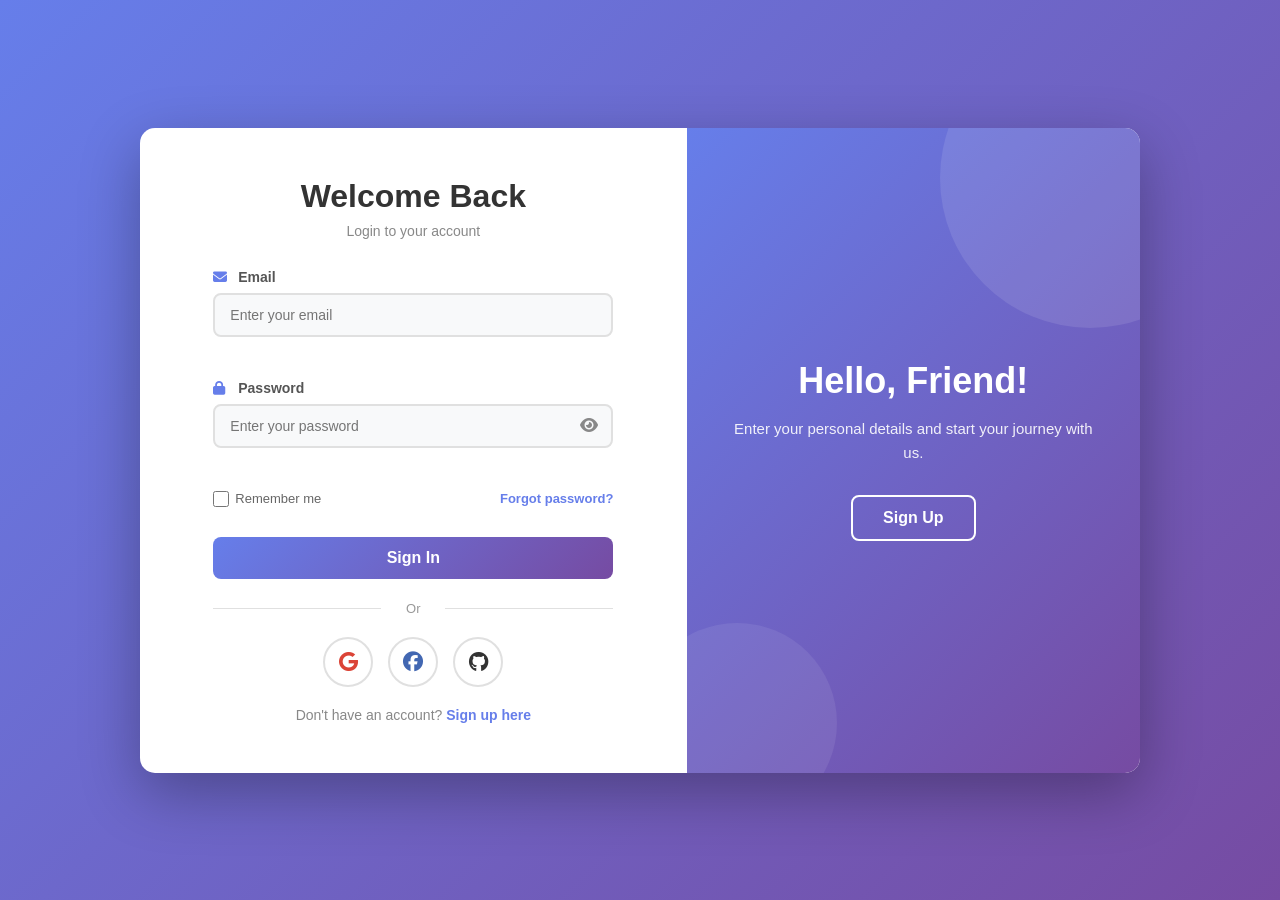
<file: index.html>
<!DOCTYPE html>
<html lang="en">
<head>
    <meta charset="UTF-8">
    <meta name="viewport" content="width=device-width, initial-scale=1.0">
    <title>Authentication - Task 2</title>
    <script>
        window.location.href = "login.html";
    </script>
</head>
<body>
    <p>Redirecting to login...</p>
</body>
</html>
</file>
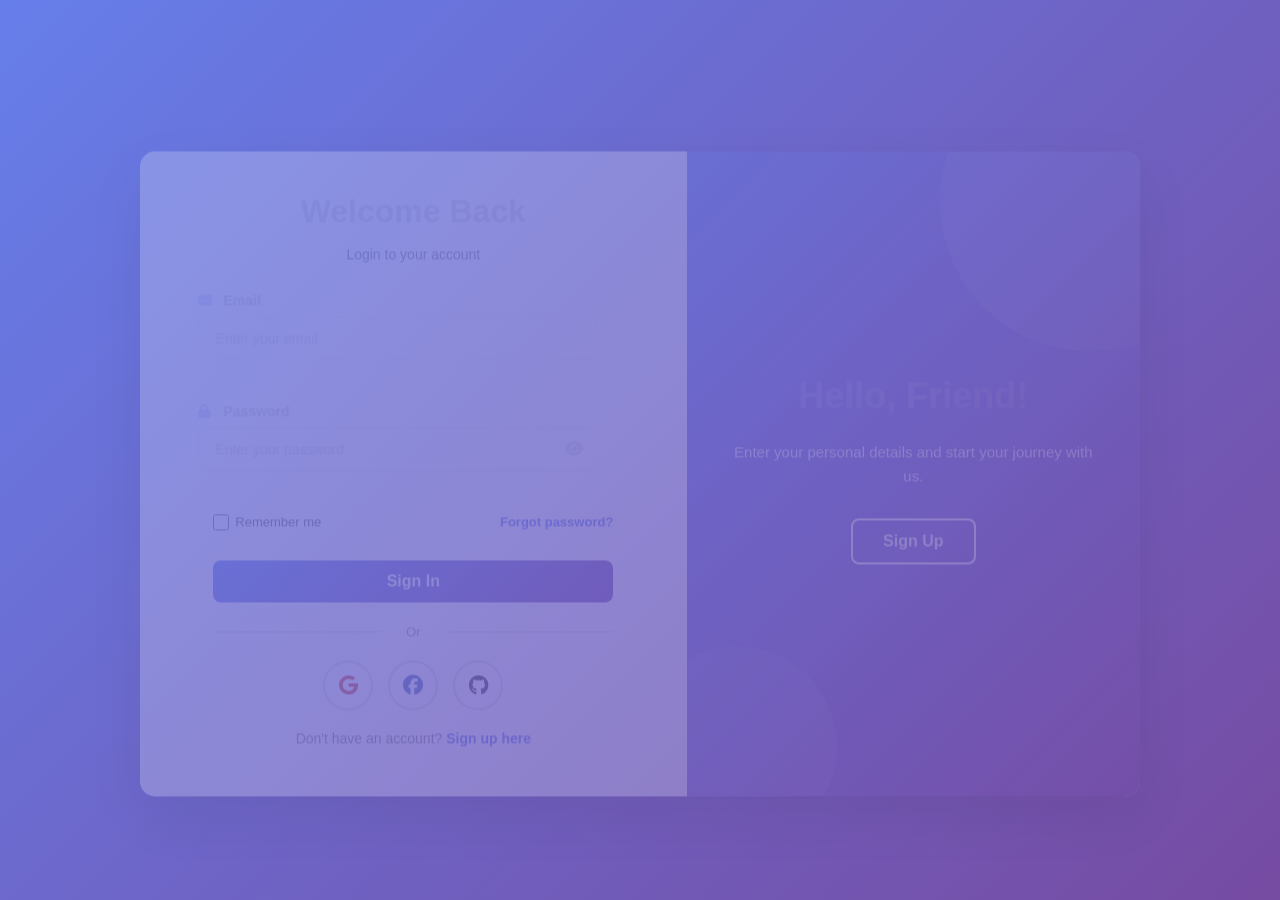
<file: dashboard.html>
<!DOCTYPE html>
<html lang="en">
<head>
    <meta charset="UTF-8">
    <meta name="viewport" content="width=device-width, initial-scale=1.0">
    <title>Dashboard - Task 2</title>
    <link rel="stylesheet" href="https://cdnjs.cloudflare.com/ajax/libs/font-awesome/6.4.0/css/all.min.css">
    <style>
        * {
            margin: 0;
            padding: 0;
            box-sizing: border-box;
        }

        html, body {
            height: 100%;
        }

        body {
            font-family: 'Segoe UI', Tahoma, Geneva, Verdana, sans-serif;
            background: linear-gradient(135deg, #667eea 0%, #764ba2 100%);
            min-height: 100vh;
            padding: 20px;
            display: flex;
            flex-direction: column;
        }

        .navbar {
            background: white;
            padding: 15px 30px;
            border-radius: 10px;
            box-shadow: 0 5px 20px rgba(0,0,0,0.1);
            display: flex;
            justify-content: space-between;
            align-items: center;
            margin-bottom: 30px;
            position: sticky;
            top: 20px;
            z-index: 100;
        }

        .navbar h1 {
            color: #667eea;
            font-size: 24px;
        }

        .navbar-buttons {
            display: flex;
            gap: 15px;
        }

        .btn {
            padding: 10px 20px;
            border: none;
            border-radius: 8px;
            cursor: pointer;
            font-weight: 600;
            transition: all 0.3s;
            text-decoration: none;
            display: inline-block;
        }

        .btn-primary {
            background: #667eea;
            color: white;
        }

        .btn-primary:hover {
            background: #764ba2;
            transform: translateY(-2px);
        }

        .btn-danger {
            background: #dc3545;
            color: white;
        }

        .btn-danger:hover {
            background: #c82333;
            transform: translateY(-2px);
        }

        .main-content {
            flex: 1;
            max-width: 1200px;
            margin: 0 auto;
            width: 100%;
        }

        .welcome-section {
            background: white;
            padding: 40px;
            border-radius: 15px;
            box-shadow: 0 10px 30px rgba(0,0,0,0.2);
            margin-bottom: 30px;
            animation: slideUp 0.6s ease-out;
        }

        @keyframes slideUp {
            from {
                opacity: 0;
                transform: translateY(30px);
            }
            to {
                opacity: 1;
                transform: translateY(0);
            }
        }

        .welcome-section h2 {
            color: #333;
            margin-bottom: 10px;
            font-size: 32px;
        }

        .welcome-section p {
            color: #888;
            font-size: 16px;
            margin-bottom: 20px;
        }

        .user-info {
            background: #f8f9fa;
            padding: 20px;
            border-radius: 10px;
            border-left: 4px solid #667eea;
        }

        .user-info strong {
            color: #667eea;
        }

        .cards-section {
            display: grid;
            grid-template-columns: repeat(auto-fit, minmax(280px, 1fr));
            gap: 25px;
            margin-bottom: 30px;
        }

        .card {
            background: white;
            padding: 30px;
            border-radius: 15px;
            box-shadow: 0 5px 20px rgba(0,0,0,0.1);
            text-align: center;
            transition: all 0.3s;
        }

        .card:hover {
            transform: translateY(-10px);
            box-shadow: 0 15px 40px rgba(0,0,0,0.2);
        }

        .card i {
            font-size: 40px;
            color: #667eea;
            margin-bottom: 15px;
        }

        .card h3 {
            color: #333;
            margin-bottom: 10px;
        }

        .card p {
            color: #888;
            font-size: 14px;
            margin-bottom: 15px;
        }

        .card a {
            color: #667eea;
            text-decoration: none;
            font-weight: 600;
        }

        .card a:hover {
            text-decoration: underline;
        }

        .stats {
            display: grid;
            grid-template-columns: repeat(auto-fit, minmax(200px, 1fr));
            gap: 20px;
            margin-top: 30px;
        }

        .stat-box {
            background: linear-gradient(135deg, #667eea 0%, #764ba2 100%);
            color: white;
            padding: 25px;
            border-radius: 10px;
            text-align: center;
        }

        .stat-box h4 {
            font-size: 28px;
            margin-bottom: 5px;
        }

        .stat-box p {
            opacity: 0.9;
            font-size: 14px;
        }

        /* FOOTER */
        .footer {
            text-align: center;
            color: white;
            margin-top: auto;
            padding-top: 30px;
            border-top: 1px solid rgba(255,255,255,0.2);
        }

        .footer p {
            margin: 5px 0;
            font-size: 14px;
        }

        .footer a {
            color: white;
            text-decoration: underline;
        }

        .footer a:hover {
            opacity: 0.8;
        }

        .toast {
            position: fixed;
            top: 20px;
            right: 20px;
            padding: 15px 25px;
            background: #28a745;
            color: white;
            border-radius: 8px;
            box-shadow: 0 5px 20px rgba(0,0,0,0.2);
            animation: slideIn 0.4s ease-out;
            z-index: 9999;
        }

        @keyframes slideIn {
            from {
                opacity: 0;
                transform: translateX(100px);
            }
            to {
                opacity: 1;
                transform: translateX(0);
            }
        }

        @media (max-width: 768px) {
            body {
                padding: 10px;
            }

            .navbar {
                flex-direction: column;
                gap: 15px;
            }

            .navbar-buttons {
                width: 100%;
                flex-direction: column;
            }

            .navbar-buttons .btn {
                width: 100%;
                text-align: center;
            }

            .welcome-section {
                padding: 25px;
            }

            .welcome-section h2 {
                font-size: 24px;
            }

            .cards-section {
                grid-template-columns: 1fr;
            }
        }

        @media (max-width: 480px) {
            body {
                padding: 5px;
            }

            .navbar {
                padding: 15px;
            }

            .navbar h1 {
                font-size: 20px;
            }

            .welcome-section {
                padding: 20px;
            }

            .welcome-section h2 {
                font-size: 20px;
            }

            .card {
                padding: 20px;
            }

            .footer p {
                font-size: 12px;
            }
        }
    </style>
</head>
<body>

<!-- Navbar -->
<nav class="navbar">
    <h1>🎯 Dashboard</h1>
    <div class="navbar-buttons">
        <a href="profile.html" class="btn btn-primary">👤 My Profile</a>
        <a href="logout.html" class="btn btn-danger" onclick="return confirm('Are you sure you want to logout?')">🚪 Logout</a>
    </div>
</nav>

<!-- Main Content -->
<div class="main-content">
    <!-- Welcome Section -->
    <div class="welcome-section">
        <h2>Welcome to Your Dashboard!</h2>
        <p>You have successfully logged in. Here's your dashboard overview.</p>
        
        <div class="user-info">
            <p><strong>User Email:</strong> <span id="userEmail">user@example.com</span></p>
            <p><strong>Login Time:</strong> <span id="loginTime">Just now</span></p>
            <p><strong>Status:</strong> <span style="color: #28a745;">✅ Online</span></p>
        </div>
    </div>

    <!-- Statistics -->
    <div class="stats">
        <div class="stat-box">
            <h4>5</h4>
            <p>Tasks Completed</p>
        </div>
        <div class="stat-box">
            <h4>12</h4>
            <p>Projects</p>
        </div>
        <div class="stat-box">
            <h4>8</h4>
            <p>Hours Today</p>
        </div>
    </div>

    <!-- Feature Cards -->
    <div class="cards-section">
        <div class="card">
            <i class="fas fa-user-circle"></i>
            <h3>My Profile</h3>
            <p>View and edit your profile information</p>
            <a href="profile.html">View Profile →</a>
        </div>

        <div class="card">
            <i class="fas fa-cog"></i>
            <h3>Settings</h3>
            <p>Manage your account settings and preferences</p>
            <a href="settings.html">Go to Settings →</a>
        </div>

        <div class="card">
            <i class="fas fa-shield-alt"></i>
            <h3>Security</h3>
            <p>Update your password and security settings</p>
            <a href="security.html">Change Password →</a>
        </div>

        <div class="card">
            <i class="fas fa-bell"></i>
            <h3>Notifications</h3>
            <p>Manage your notification preferences</p>
            <a href="notifications.html">View Notifications →</a>
        </div>

        <div class="card">
            <i class="fas fa-file-alt"></i>
            <h3>Reports</h3>
            <p>View your activity reports and analytics</p>
            <a href="reports.html">Generate Report →</a>
        </div>

        <div class="card">
            <i class="fas fa-headset"></i>
            <h3>Support</h3>
            <p>Get help from our support team</p>
            <a href="support.html">Contact Support →</a>
        </div>
    </div>
</div>

<!-- Footer -->
<div class="footer">
    <p>📧 Need help? <a href="support.html">Contact us</a></p>
    <p>© 2024 Task 2 - Login & Registration System. All rights reserved.</p>
</div>

<script>
    // Get user data from localStorage or sessionStorage
    function loadDashboard() {
        const userData = JSON.parse(localStorage.getItem('userData') || sessionStorage.getItem('userData'));
        
        if (!userData) {
            // Redirect to login if no user data
            window.location.href = 'login.html';
            return;
        }
        
        // Display user email
        document.getElementById('userEmail').textContent = userData.email;
        
        // Display login time
        const loginTime = new Date(userData.loginTime);
        document.getElementById('loginTime').textContent = loginTime.toLocaleTimeString();
        
        // Show welcome toast
        showToast('✅ Welcome back, ' + userData.email + '!');
    }

    function showToast(message) {
        const toast = document.createElement('div');
        toast.className = 'toast';
        toast.textContent = message;
        document.body.appendChild(toast);
        
        setTimeout(() => {
            toast.remove();
        }, 3000);
    }

    // Load dashboard when page loads
    window.addEventListener('load', loadDashboard);
</script>

</body>
</html>
</file>
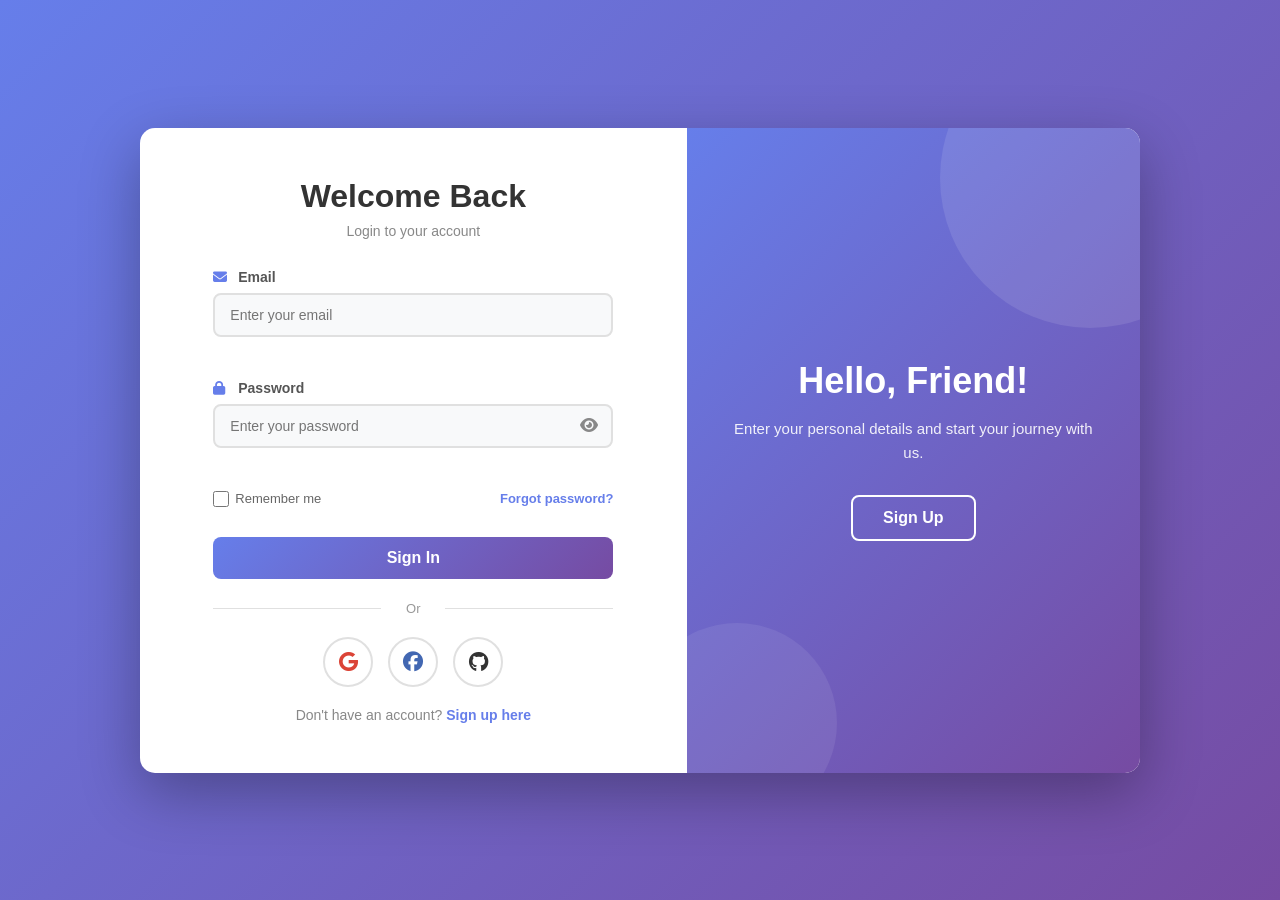
<file: login.html>
<!DOCTYPE html>
<html lang="en">
<head>
    <meta charset="UTF-8">
    <meta name="viewport" content="width=device-width, initial-scale=1.0">
    <title>Login - Task 2</title>
    <link rel="stylesheet" href="https://cdnjs.cloudflare.com/ajax/libs/font-awesome/6.4.0/css/all.min.css">
    <link rel="stylesheet" href="style.css">
</head>
<body>

<div class="container">
    <!-- Left Side - Form -->
    <div class="form-container">
        <div class="form-box">
            <!-- Logo/Title -->
            <div class="form-header">
                <h1>Welcome Back</h1>
                <p>Login to your account</p>
            </div>

            <!-- Login Form -->
            <form id="loginForm">
                <!-- Email Input -->
                <div class="form-group">
                    <label for="email">
                        <i class="fas fa-envelope"></i> Email
                    </label>
                    <input 
                        type="email" 
                        id="email" 
                        name="email" 
                        placeholder="Enter your email"
                        required
                    >
                    <span class="error-message" id="emailError"></span>
                </div>

                <!-- Password Input -->
                <div class="form-group">
                    <label for="password">
                        <i class="fas fa-lock"></i> Password
                    </label>
                    <div class="password-wrapper">
                        <input 
                            type="password" 
                            id="password" 
                            name="password" 
                            placeholder="Enter your password"
                            required
                        >
                        <button 
                            type="button" 
                            class="toggle-password" 
                            onclick="togglePassword('password')"
                            title="Show/Hide Password"
                        >
                            <i class="fas fa-eye"></i>
                        </button>
                    </div>
                    <span class="error-message" id="passwordError"></span>
                </div>

                <!-- Remember Me & Forgot Password -->
                <div class="form-options">
                    <label class="remember-me">
                        <input type="checkbox" name="remember">
                        <span>Remember me</span>
                    </label>
                    <a href="#" class="forgot-password">Forgot password?</a>
                </div>

                <!-- Submit Button -->
                <button type="submit" class="btn btn-primary btn-full">
                    <span class="btn-text">Sign In</span>
                    <span class="btn-loader" style="display: none;">
                        <i class="fas fa-spinner fa-spin"></i>
                    </span>
                </button>

                <!-- Divider -->
                <div class="divider">
                    <span>Or</span>
                </div>

                <!-- Social Login -->
                <div class="social-login">
                    <button type="button" class="btn-social" title="Login with Google">
                        <i class="fab fa-google"></i>
                    </button>
                    <button type="button" class="btn-social" title="Login with Facebook">
                        <i class="fab fa-facebook"></i>
                    </button>
                    <button type="button" class="btn-social" title="Login with GitHub">
                        <i class="fab fa-github"></i>
                    </button>
                </div>
            </form>

            <!-- Sign Up Link -->
            <div class="form-footer">
                <p>Don't have an account? <a href="register.html">Sign up here</a></p>
            </div>
        </div>
    </div>

    <!-- Right Side - Illustration/Info -->
    <div class="info-container">
        <div class="info-box">
            <h2>Hello, Friend!</h2>
            <p>Enter your personal details and start your journey with us.</p>
            <a href="register.html" class="btn btn-secondary">Sign Up</a>
        </div>
    </div>
</div>

<!-- Toast Notification -->
<div id="toast" class="toast"></div>

<script src="script.js"></script>

</body>
</html>
</file>
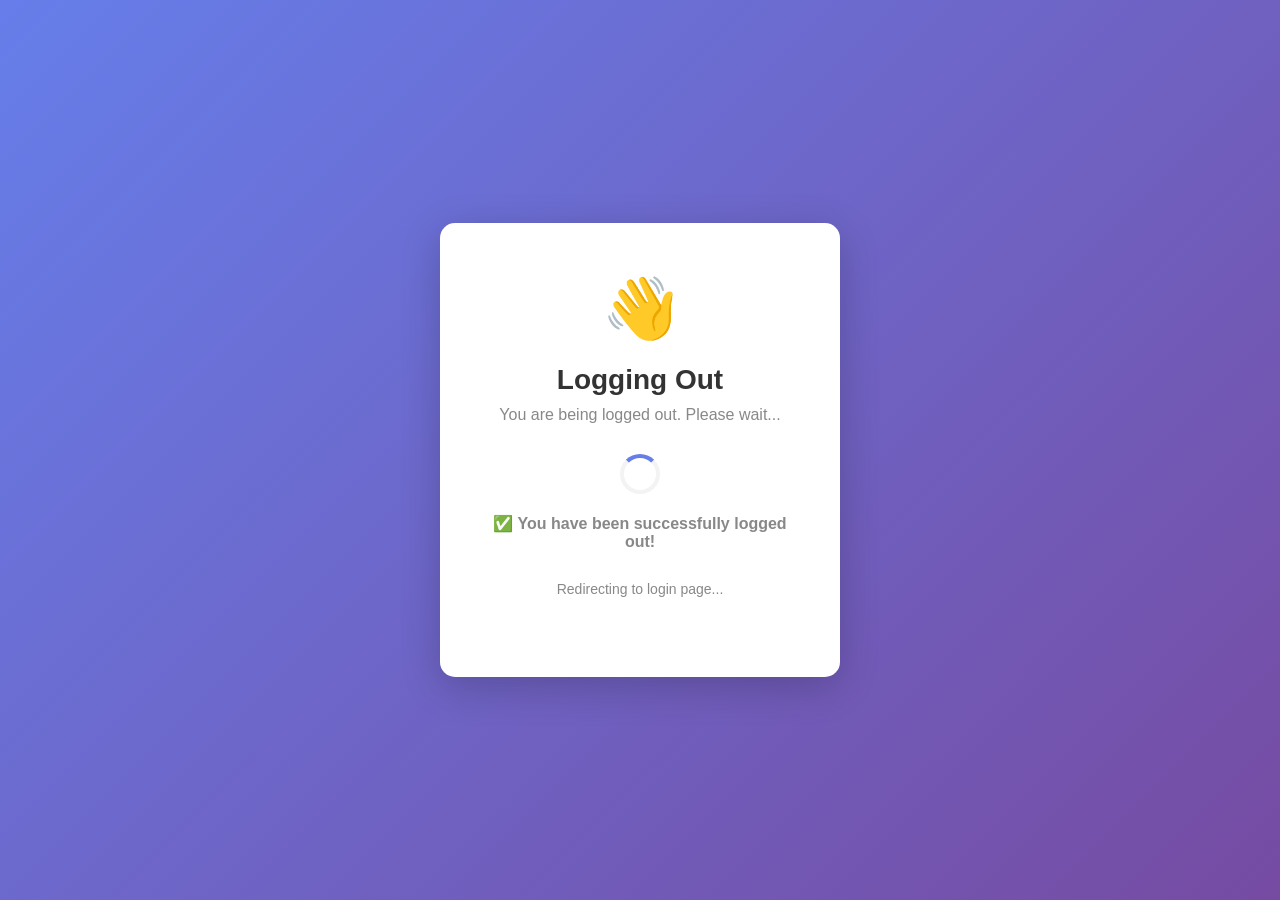
<file: logout.html>
<!DOCTYPE html>
<html lang="en">
<head>
    <meta charset="UTF-8">
    <meta name="viewport" content="width=device-width, initial-scale=1.0">
    <title>Logout - Task 2</title>
    <style>
        * {
            margin: 0;
            padding: 0;
            box-sizing: border-box;
        }

        body {
            font-family: 'Segoe UI', Tahoma, Geneva, Verdana, sans-serif;
            background: linear-gradient(135deg, #667eea 0%, #764ba2 100%);
            min-height: 100vh;
            display: flex;
            justify-content: center;
            align-items: center;
            padding: 20px;
        }

        .logout-container {
            background: white;
            padding: 50px;
            border-radius: 15px;
            box-shadow: 0 10px 40px rgba(0,0,0,0.2);
            text-align: center;
            max-width: 400px;
            animation: slideUp 0.6s ease-out;
        }

        @keyframes slideUp {
            from {
                opacity: 0;
                transform: translateY(30px);
            }
            to {
                opacity: 1;
                transform: translateY(0);
            }
        }

        .logout-icon {
            font-size: 60px;
            margin-bottom: 20px;
        }

        .logout-container h2 {
            color: #333;
            margin-bottom: 10px;
            font-size: 28px;
        }

        .logout-container p {
            color: #888;
            margin-bottom: 30px;
            font-size: 16px;
        }

        .spinner {
            border: 4px solid #f3f3f3;
            border-top: 4px solid #667eea;
            border-radius: 50%;
            width: 40px;
            height: 40px;
            animation: spin 1s linear infinite;
            margin: 0 auto 20px;
        }

        @keyframes spin {
            0% { transform: rotate(0deg); }
            100% { transform: rotate(360deg); }
        }

        .message {
            color: #28a745;
            font-weight: 600;
            margin-top: 20px;
        }
    </style>
</head>
<body>

<div class="logout-container">
    <div class="logout-icon">👋</div>
    <h2>Logging Out</h2>
    <p>You are being logged out. Please wait...</p>
    <div class="spinner"></div>
    <p class="message">✅ You have been successfully logged out!</p>
    <p style="color: #888; font-size: 14px; margin-top: 20px;">Redirecting to login page...</p>
</div>

<script>
    // Clear all user data
    localStorage.removeItem('userData');
    sessionStorage.removeItem('userData');
    
    // Redirect to login after 2 seconds
    setTimeout(function() {
        window.location.href = 'login.html';
    }, 2000);
</script>

</body>
</html>
</file>
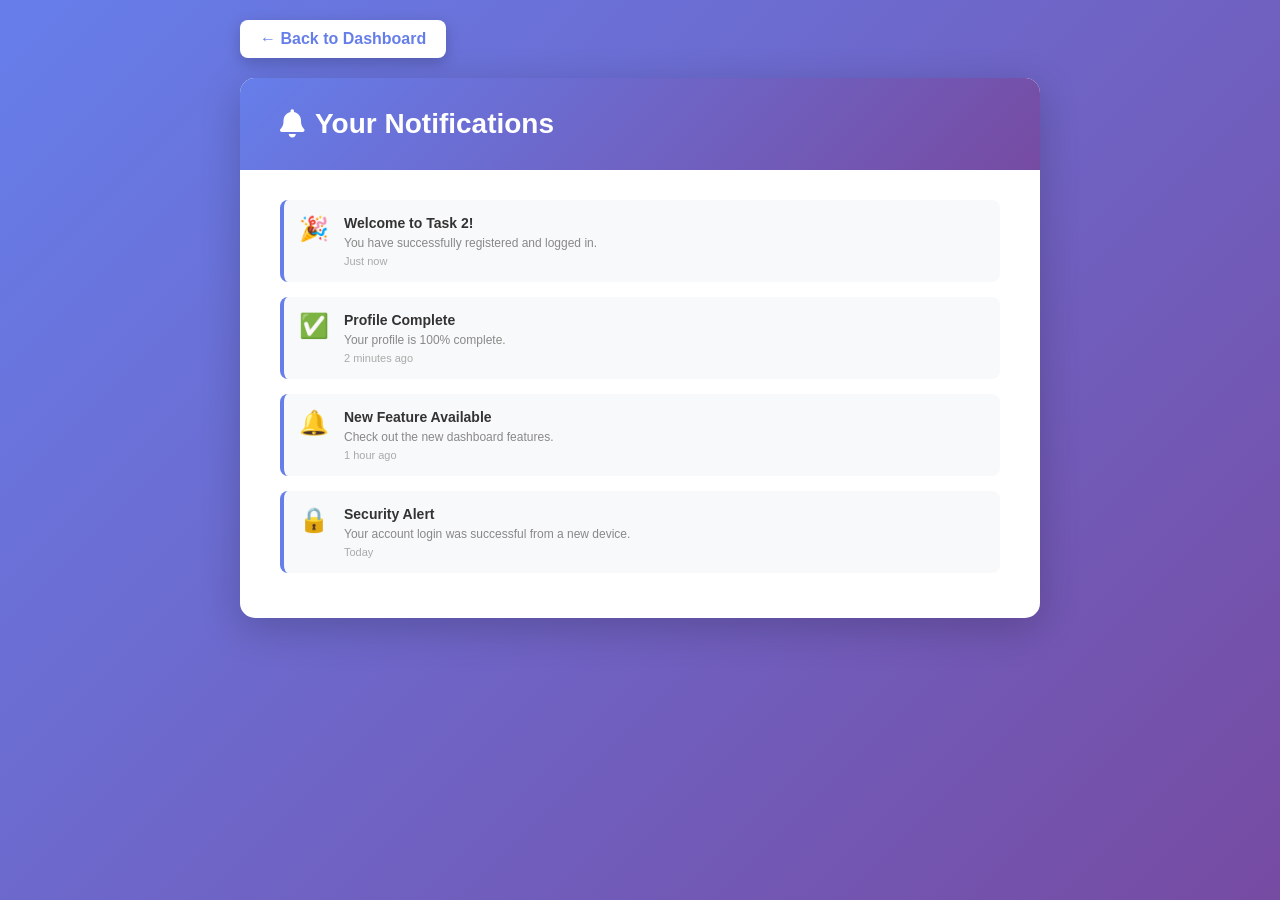
<file: notifications.html>
<!DOCTYPE html>
<html lang="en">
<head>
    <meta charset="UTF-8">
    <meta name="viewport" content="width=device-width, initial-scale=1.0">
    <title>Notifications - Task 2</title>
    <link rel="stylesheet" href="https://cdnjs.cloudflare.com/ajax/libs/font-awesome/6.4.0/css/all.min.css">
    <style>
        * {
            margin: 0;
            padding: 0;
            box-sizing: border-box;
        }

        body {
            font-family: 'Segoe UI', Tahoma, Geneva, Verdana, sans-serif;
            background: linear-gradient(135deg, #667eea 0%, #764ba2 100%);
            min-height: 100vh;
            padding: 20px;
        }

        .container {
            max-width: 800px;
            margin: 0 auto;
        }

        .back-button {
            display: inline-block;
            margin-bottom: 20px;
            padding: 10px 20px;
            background: white;
            color: #667eea;
            text-decoration: none;
            border-radius: 8px;
            font-weight: 600;
            transition: all 0.3s;
            box-shadow: 0 5px 15px rgba(0,0,0,0.2);
        }

        .back-button:hover {
            background: #667eea;
            color: white;
            transform: translateY(-2px);
        }

        .notifications-card {
            background: white;
            border-radius: 15px;
            box-shadow: 0 10px 40px rgba(0,0,0,0.2);
            overflow: hidden;
            animation: slideUp 0.6s ease-out;
        }

        @keyframes slideUp {
            from {
                opacity: 0;
                transform: translateY(30px);
            }
            to {
                opacity: 1;
                transform: translateY(0);
            }
        }

        .notifications-card h2 {
            color: white;
            background: linear-gradient(135deg, #667eea 0%, #764ba2 100%);
            padding: 30px 40px;
            margin: 0;
            font-size: 28px;
            display: flex;
            align-items: center;
            gap: 10px;
        }

        .notifications-list {
            padding: 30px 40px;
        }

        .notification-item {
            display: flex;
            gap: 15px;
            padding: 15px;
            border-left: 4px solid #667eea;
            background: #f8f9fa;
            border-radius: 8px;
            margin-bottom: 15px;
            transition: all 0.3s;
        }

        .notification-item:hover {
            transform: translateX(5px);
            box-shadow: 0 5px 15px rgba(0,0,0,0.1);
        }

        .notification-icon {
            font-size: 24px;
            min-width: 30px;
            text-align: center;
        }

        .notification-content h3 {
            color: #333;
            margin-bottom: 5px;
            font-size: 14px;
        }

        .notification-content p {
            color: #888;
            font-size: 12px;
            margin: 0;
        }

        .notification-time {
            color: #aaa;
            font-size: 11px;
            margin-top: 5px;
        }

        .empty-state {
            text-align: center;
            padding: 40px;
            color: #888;
        }

        .empty-state i {
            font-size: 48px;
            color: #ddd;
            margin-bottom: 15px;
        }

        @media (max-width: 480px) {
            .notifications-card h2 {
                padding: 20px;
                font-size: 24px;
            }

            .notifications-list {
                padding: 20px;
            }
        }
    </style>
</head>
<body>

<div class="container">
    <a href="dashboard.html" class="back-button">← Back to Dashboard</a>

    <div class="notifications-card">
        <h2><i class="fas fa-bell"></i> Your Notifications</h2>

        <div class="notifications-list" id="notificationsList">
            <div class="notification-item">
                <div class="notification-icon">🎉</div>
                <div class="notification-content">
                    <h3>Welcome to Task 2!</h3>
                    <p>You have successfully registered and logged in.</p>
                    <div class="notification-time">Just now</div>
                </div>
            </div>

            <div class="notification-item">
                <div class="notification-icon">✅</div>
                <div class="notification-content">
                    <h3>Profile Complete</h3>
                    <p>Your profile is 100% complete.</p>
                    <div class="notification-time">2 minutes ago</div>
                </div>
            </div>

            <div class="notification-item">
                <div class="notification-icon">🔔</div>
                <div class="notification-content">
                    <h3>New Feature Available</h3>
                    <p>Check out the new dashboard features.</p>
                    <div class="notification-time">1 hour ago</div>
                </div>
            </div>

            <div class="notification-item">
                <div class="notification-icon">🔒</div>
                <div class="notification-content">
                    <h3>Security Alert</h3>
                    <p>Your account login was successful from a new device.</p>
                    <div class="notification-time">Today</div>
                </div>
            </div>
        </div>
    </div>
</div>

</body>
</html>
</file>
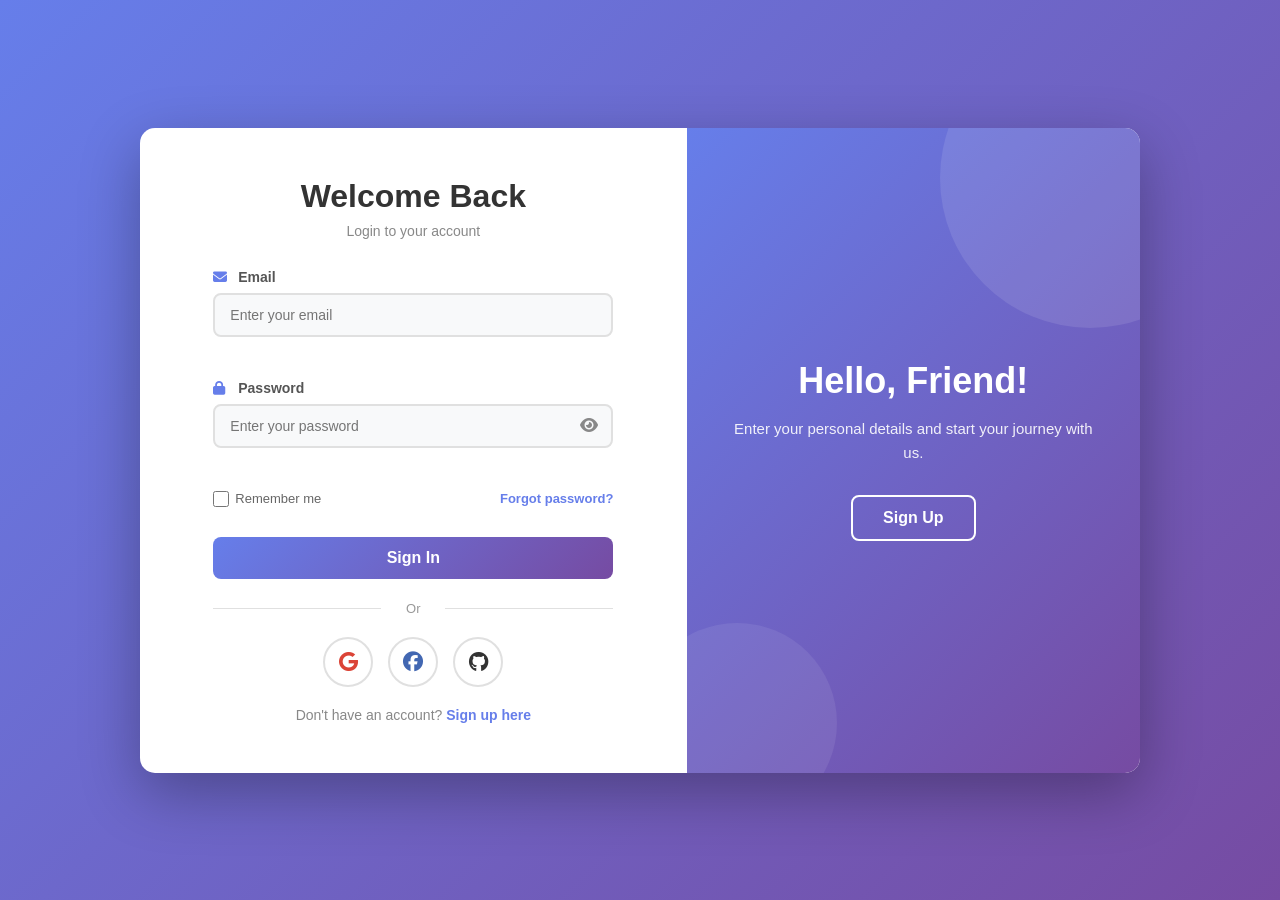
<file: profile.html>
<!DOCTYPE html>
<html lang="en">
<head>
    <meta charset="UTF-8">
    <meta name="viewport" content="width=device-width, initial-scale=1.0">
    <title>My Profile - Task 2</title>
    <link rel="stylesheet" href="https://cdnjs.cloudflare.com/ajax/libs/font-awesome/6.4.0/css/all.min.css">
    <style>
        * {
            margin: 0;
            padding: 0;
            box-sizing: border-box;
        }

        body {
            font-family: 'Segoe UI', Tahoma, Geneva, Verdana, sans-serif;
            background: linear-gradient(135deg, #667eea 0%, #764ba2 100%);
            min-height: 100vh;
            padding: 20px;
        }

        .container {
            max-width: 600px;
            margin: 0 auto;
        }

        .back-button {
            display: inline-block;
            margin-bottom: 20px;
            padding: 10px 20px;
            background: white;
            color: #667eea;
            text-decoration: none;
            border-radius: 8px;
            font-weight: 600;
            transition: all 0.3s;
            box-shadow: 0 5px 15px rgba(0,0,0,0.2);
        }

        .back-button:hover {
            background: #667eea;
            color: white;
            transform: translateY(-2px);
        }

        .profile-card {
            background: white;
            border-radius: 15px;
            box-shadow: 0 10px 40px rgba(0,0,0,0.2);
            padding: 40px;
            text-align: center;
            animation: slideUp 0.6s ease-out;
        }

        @keyframes slideUp {
            from {
                opacity: 0;
                transform: translateY(30px);
            }
            to {
                opacity: 1;
                transform: translateY(0);
            }
        }

        .profile-avatar {
            width: 120px;
            height: 120px;
            background: linear-gradient(135deg, #667eea 0%, #764ba2 100%);
            border-radius: 50%;
            display: flex;
            align-items: center;
            justify-content: center;
            font-size: 50px;
            margin: 0 auto 20px;
            color: white;
            box-shadow: 0 5px 20px rgba(102, 126, 234, 0.3);
        }

        .profile-card h2 {
            color: #333;
            margin-bottom: 10px;
            font-size: 28px;
        }

        .profile-card p {
            color: #888;
            margin-bottom: 30px;
        }

        .profile-info {
            background: #f8f9fa;
            padding: 25px;
            border-radius: 10px;
            text-align: left;
            margin-bottom: 25px;
        }

        .info-row {
            display: flex;
            justify-content: space-between;
            padding: 12px 0;
            border-bottom: 1px solid #e0e0e0;
        }

        .info-row:last-child {
            border-bottom: none;
        }

        .info-label {
            color: #667eea;
            font-weight: 600;
        }

        .info-value {
            color: #333;
        }

        .button-group {
            display: flex;
            gap: 15px;
            margin-top: 25px;
        }

        .btn {
            flex: 1;
            padding: 12px 25px;
            border: none;
            border-radius: 8px;
            cursor: pointer;
            font-weight: 600;
            transition: all 0.3s;
            text-decoration: none;
            display: inline-block;
            text-align: center;
        }

        .btn-primary {
            background: #667eea;
            color: white;
        }

        .btn-primary:hover {
            background: #764ba2;
            transform: translateY(-2px);
        }

        .btn-danger {
            background: #dc3545;
            color: white;
        }

        .btn-danger:hover {
            background: #c82333;
            transform: translateY(-2px);
        }

        @media (max-width: 480px) {
            .profile-card {
                padding: 25px;
            }

            .button-group {
                flex-direction: column;
            }
        }
    </style>
</head>
<body>

<div class="container">
    <a href="dashboard.html" class="back-button">← Back to Dashboard</a>

    <div class="profile-card">
        <div class="profile-avatar">👤</div>
        <h2 id="userName">User Name</h2>
        <p id="userStatus">Active Member</p>

        <div class="profile-info">
            <div class="info-row">
                <span class="info-label"><i class="fas fa-envelope"></i> Email:</span>
                <span class="info-value" id="profileEmail">user@example.com</span>
            </div>
            <div class="info-row">
                <span class="info-label"><i class="fas fa-calendar"></i> Member Since:</span>
                <span class="info-value" id="memberSince">Today</span>
            </div>
            <div class="info-row">
                <span class="info-label"><i class="fas fa-user"></i> Status:</span>
                <span class="info-value" style="color: #28a745;">✅ Active</span>
            </div>
        </div>

        <div class="button-group">
            <button class="btn btn-primary" onclick="editProfile()">✏️ Edit Profile</button>
            <a href="logout.php" class="btn btn-danger" onclick="return confirm('Logout?')">🚪 Logout</a>
        </div>
    </div>
</div>

<script>
    function loadProfile() {
        const userData = JSON.parse(localStorage.getItem('userData') || sessionStorage.getItem('userData'));
        
        if (!userData) {
            window.location.href = 'login.html';
            return;
        }
        
        document.getElementById('userName').textContent = userData.name || 'User';
        document.getElementById('profileEmail').textContent = userData.email;
        document.getElementById('memberSince').textContent = new Date(userData.loginTime).toLocaleDateString();
    }

    function editProfile() {
        alert('Edit profile feature coming soon!');
    }

    window.addEventListener('load', loadProfile);
</script>

</body>
</html>
</file>
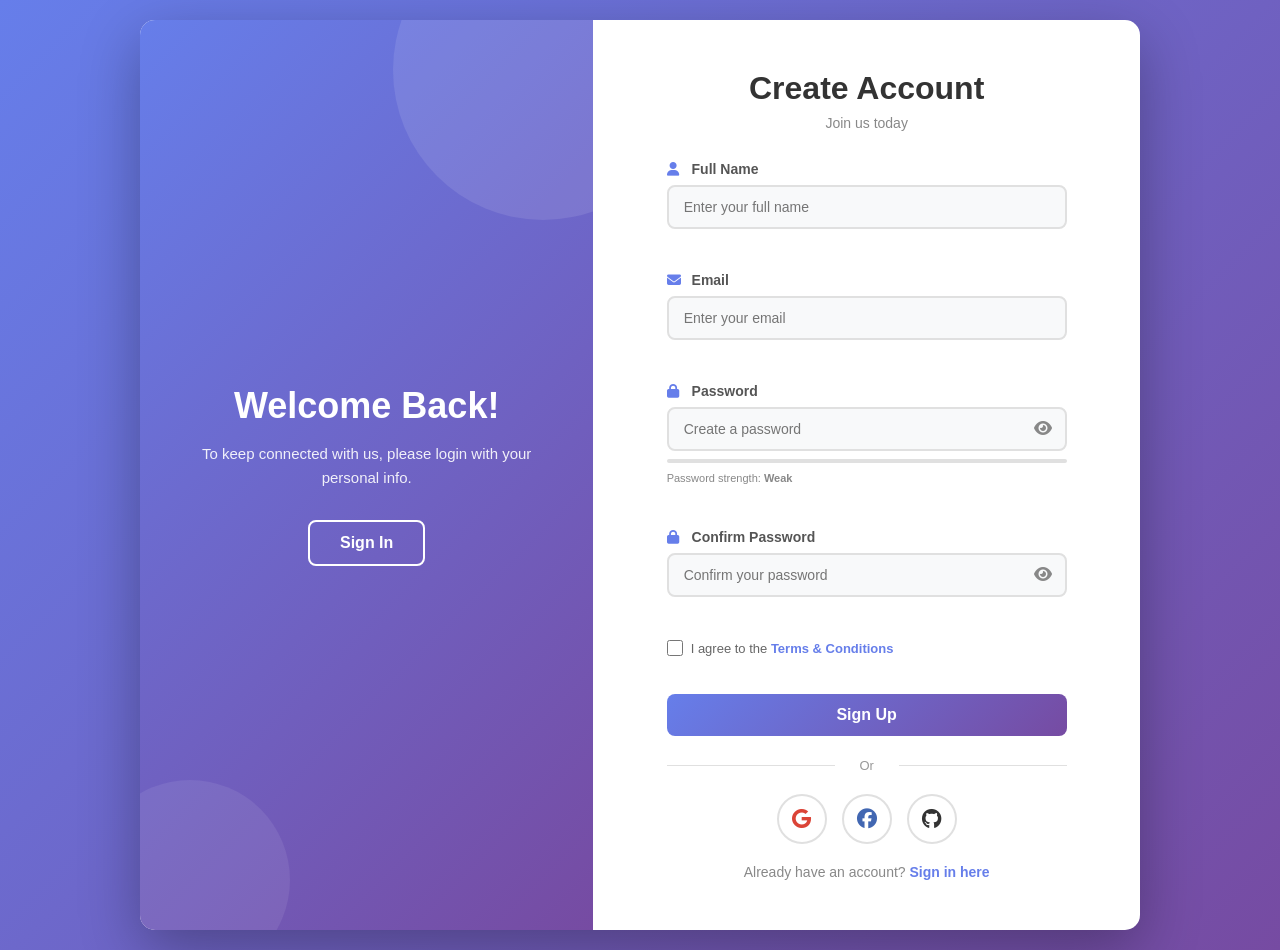
<file: register.html>
<!DOCTYPE html>
<html lang="en">
<head>
    <meta charset="UTF-8">
    <meta name="viewport" content="width=device-width, initial-scale=1.0">
    <title>Register - Task 2</title>
    <link rel="stylesheet" href="https://cdnjs.cloudflare.com/ajax/libs/font-awesome/6.4.0/css/all.min.css">
    <link rel="stylesheet" href="style.css">
</head>
<body>

<div class="container">
    <!-- Left Side - Illustration/Info -->
    <div class="info-container">
        <div class="info-box">
            <h2>Welcome Back!</h2>
            <p>To keep connected with us, please login with your personal info.</p>
            <a href="login.html" class="btn btn-secondary">Sign In</a>
        </div>
    </div>

    <!-- Right Side - Form -->
    <div class="form-container">
        <div class="form-box">
            <!-- Logo/Title -->
            <div class="form-header">
                <h1>Create Account</h1>
                <p>Join us today</p>
            </div>

            <!-- Registration Form -->
            <form id="registerForm">
                <!-- Name Input -->
                <div class="form-group">
                    <label for="name">
                        <i class="fas fa-user"></i> Full Name
                    </label>
                    <input 
                        type="text" 
                        id="name" 
                        name="name" 
                        placeholder="Enter your full name"
                        required
                    >
                    <span class="error-message" id="nameError"></span>
                </div>

                <!-- Email Input -->
                <div class="form-group">
                    <label for="regEmail">
                        <i class="fas fa-envelope"></i> Email
                    </label>
                    <input 
                        type="email" 
                        id="regEmail" 
                        name="email" 
                        placeholder="Enter your email"
                        required
                    >
                    <span class="error-message" id="regEmailError"></span>
                </div>

                <!-- Password Input -->
                <div class="form-group">
                    <label for="regPassword">
                        <i class="fas fa-lock"></i> Password
                    </label>
                    <div class="password-wrapper">
                        <input 
                            type="password" 
                            id="regPassword" 
                            name="password" 
                            placeholder="Create a password"
                            required
                        >
                        <button 
                            type="button" 
                            class="toggle-password"
                            onclick="togglePassword('regPassword')"
                            title="Show/Hide Password"
                        >
                            <i class="fas fa-eye"></i>
                        </button>
                    </div>
                    <div class="password-strength">
                        <div class="strength-bar"></div>
                        <span class="strength-text">Password strength: <strong id="strengthLevel">Weak</strong></span>
                    </div>
                    <span class="error-message" id="regPasswordError"></span>
                </div>

                <!-- Confirm Password Input -->
                <div class="form-group">
                    <label for="confirmPassword">
                        <i class="fas fa-lock"></i> Confirm Password
                    </label>
                    <div class="password-wrapper">
                        <input 
                            type="password" 
                            id="confirmPassword" 
                            name="confirmPassword" 
                            placeholder="Confirm your password"
                            required
                        >
                        <button 
                            type="button" 
                            class="toggle-password"
                            onclick="togglePassword('confirmPassword')"
                            title="Show/Hide Password"
                        >
                            <i class="fas fa-eye"></i>
                        </button>
                    </div>
                    <span class="error-message" id="confirmPasswordError"></span>
                </div>

                <!-- Terms & Conditions -->
                <label class="checkbox-group">
                    <input type="checkbox" id="terms" name="terms" required>
                    <span>I agree to the <a href="#">Terms & Conditions</a></span>
                </label>
                <span class="error-message" id="termsError"></span>

                <!-- Submit Button -->
                <button type="submit" class="btn btn-primary btn-full">
                    <span class="btn-text">Sign Up</span>
                    <span class="btn-loader" style="display: none;">
                        <i class="fas fa-spinner fa-spin"></i>
                    </span>
                </button>

                <!-- Divider -->
                <div class="divider">
                    <span>Or</span>
                </div>

                <!-- Social Signup -->
                <div class="social-login">
                    <button type="button" class="btn-social" title="Sign up with Google">
                        <i class="fab fa-google"></i>
                    </button>
                    <button type="button" class="btn-social" title="Sign up with Facebook">
                        <i class="fab fa-facebook"></i>
                    </button>
                    <button type="button" class="btn-social" title="Sign up with GitHub">
                        <i class="fab fa-github"></i>
                    </button>
                </div>
            </form>

            <!-- Sign In Link -->
            <div class="form-footer">
                <p>Already have an account? <a href="login.html">Sign in here</a></p>
            </div>
        </div>
    </div>
</div>

<!-- Toast Notification -->
<div id="toast" class="toast"></div>

<script src="script.js"></script>

</body>
</html>
</file>
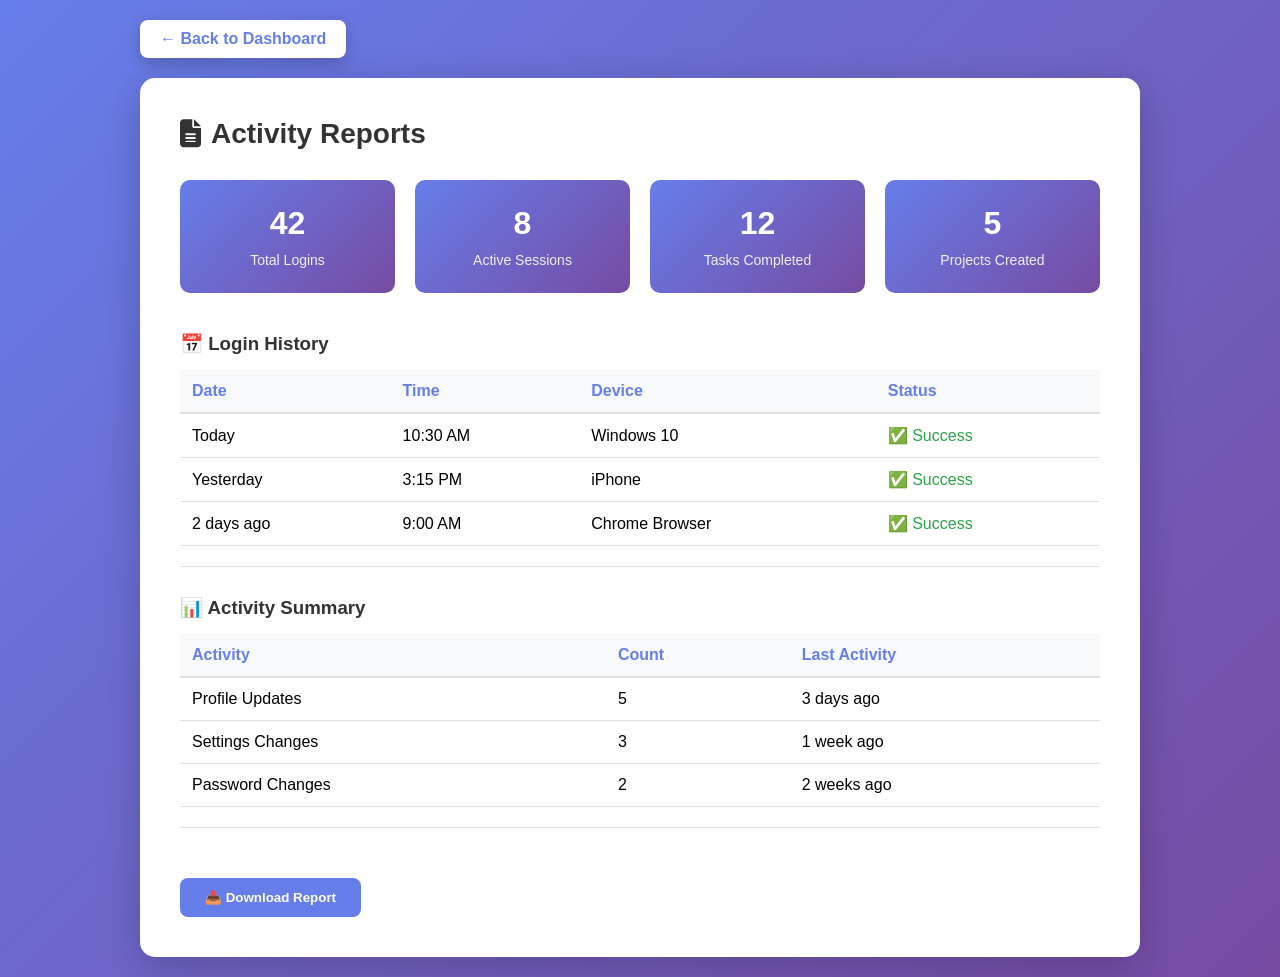
<file: reports.html>
<!DOCTYPE html>
<html lang="en">
<head>
    <meta charset="UTF-8">
    <meta name="viewport" content="width=device-width, initial-scale=1.0">
    <title>Reports - Task 2</title>
    <link rel="stylesheet" href="https://cdnjs.cloudflare.com/ajax/libs/font-awesome/6.4.0/css/all.min.css">
    <style>
        * {
            margin: 0;
            padding: 0;
            box-sizing: border-box;
        }

        body {
            font-family: 'Segoe UI', Tahoma, Geneva, Verdana, sans-serif;
            background: linear-gradient(135deg, #667eea 0%, #764ba2 100%);
            min-height: 100vh;
            padding: 20px;
        }

        .container {
            max-width: 1000px;
            margin: 0 auto;
        }

        .back-button {
            display: inline-block;
            margin-bottom: 20px;
            padding: 10px 20px;
            background: white;
            color: #667eea;
            text-decoration: none;
            border-radius: 8px;
            font-weight: 600;
            transition: all 0.3s;
            box-shadow: 0 5px 15px rgba(0,0,0,0.2);
        }

        .back-button:hover {
            background: #667eea;
            color: white;
            transform: translateY(-2px);
        }

        .reports-card {
            background: white;
            border-radius: 15px;
            box-shadow: 0 10px 40px rgba(0,0,0,0.2);
            padding: 40px;
            animation: slideUp 0.6s ease-out;
        }

        @keyframes slideUp {
            from {
                opacity: 0;
                transform: translateY(30px);
            }
            to {
                opacity: 1;
                transform: translateY(0);
            }
        }

        .reports-card h2 {
            color: #333;
            margin-bottom: 30px;
            font-size: 28px;
            display: flex;
            align-items: center;
            gap: 10px;
        }

        .stats-grid {
            display: grid;
            grid-template-columns: repeat(auto-fit, minmax(200px, 1fr));
            gap: 20px;
            margin-bottom: 40px;
        }

        .stat-box {
            background: linear-gradient(135deg, #667eea 0%, #764ba2 100%);
            color: white;
            padding: 25px;
            border-radius: 10px;
            text-align: center;
        }

        .stat-box h3 {
            font-size: 32px;
            margin-bottom: 10px;
        }

        .stat-box p {
            font-size: 14px;
            opacity: 0.9;
        }

        .report-section {
            margin-bottom: 30px;
            padding-bottom: 20px;
            border-bottom: 1px solid #e0e0e0;
        }

        .report-section h3 {
            color: #333;
            margin-bottom: 15px;
        }

        .report-table {
            width: 100%;
            border-collapse: collapse;
        }

        .report-table th {
            background: #f8f9fa;
            padding: 12px;
            text-align: left;
            color: #667eea;
            font-weight: 600;
            border-bottom: 2px solid #e0e0e0;
        }

        .report-table td {
            padding: 12px;
            border-bottom: 1px solid #e0e0e0;
        }

        .btn {
            display: inline-block;
            padding: 12px 25px;
            background: #667eea;
            color: white;
            border: none;
            border-radius: 8px;
            cursor: pointer;
            font-weight: 600;
            transition: all 0.3s;
            margin-top: 20px;
        }

        .btn:hover {
            background: #764ba2;
            transform: translateY(-2px);
        }

        @media (max-width: 480px) {
            .reports-card {
                padding: 20px;
            }

            .stats-grid {
                grid-template-columns: 1fr;
            }

            .report-table {
                font-size: 12px;
            }

            .report-table th,
            .report-table td {
                padding: 8px;
            }
        }
    </style>
</head>
<body>

<div class="container">
    <a href="dashboard.html" class="back-button">← Back to Dashboard</a>

    <div class="reports-card">
        <h2><i class="fas fa-file-alt"></i> Activity Reports</h2>

        <div class="stats-grid">
            <div class="stat-box">
                <h3>42</h3>
                <p>Total Logins</p>
            </div>
            <div class="stat-box">
                <h3>8</h3>
                <p>Active Sessions</p>
            </div>
            <div class="stat-box">
                <h3>12</h3>
                <p>Tasks Completed</p>
            </div>
            <div class="stat-box">
                <h3>5</h3>
                <p>Projects Created</p>
            </div>
        </div>

        <div class="report-section">
            <h3>📅 Login History</h3>
            <table class="report-table">
                <thead>
                    <tr>
                        <th>Date</th>
                        <th>Time</th>
                        <th>Device</th>
                        <th>Status</th>
                    </tr>
                </thead>
                <tbody>
                    <tr>
                        <td>Today</td>
                        <td>10:30 AM</td>
                        <td>Windows 10</td>
                        <td><span style="color: #28a745;">✅ Success</span></td>
                    </tr>
                    <tr>
                        <td>Yesterday</td>
                        <td>3:15 PM</td>
                        <td>iPhone</td>
                        <td><span style="color: #28a745;">✅ Success</span></td>
                    </tr>
                    <tr>
                        <td>2 days ago</td>
                        <td>9:00 AM</td>
                        <td>Chrome Browser</td>
                        <td><span style="color: #28a745;">✅ Success</span></td>
                    </tr>
                </tbody>
            </table>
        </div>

        <div class="report-section">
            <h3>📊 Activity Summary</h3>
            <table class="report-table">
                <thead>
                    <tr>
                        <th>Activity</th>
                        <th>Count</th>
                        <th>Last Activity</th>
                    </tr>
                </thead>
                <tbody>
                    <tr>
                        <td>Profile Updates</td>
                        <td>5</td>
                        <td>3 days ago</td>
                    </tr>
                    <tr>
                        <td>Settings Changes</td>
                        <td>3</td>
                        <td>1 week ago</td>
                    </tr>
                    <tr>
                        <td>Password Changes</td>
                        <td>2</td>
                        <td>2 weeks ago</td>
                    </tr>
                </tbody>
            </table>
        </div>

        <button class="btn" onclick="downloadReport()">📥 Download Report</button>
    </div>
</div>

<script>
    function downloadReport() {
        alert('📥 Report download feature coming soon!');
    }
</script>

</body>
</html>
</file>
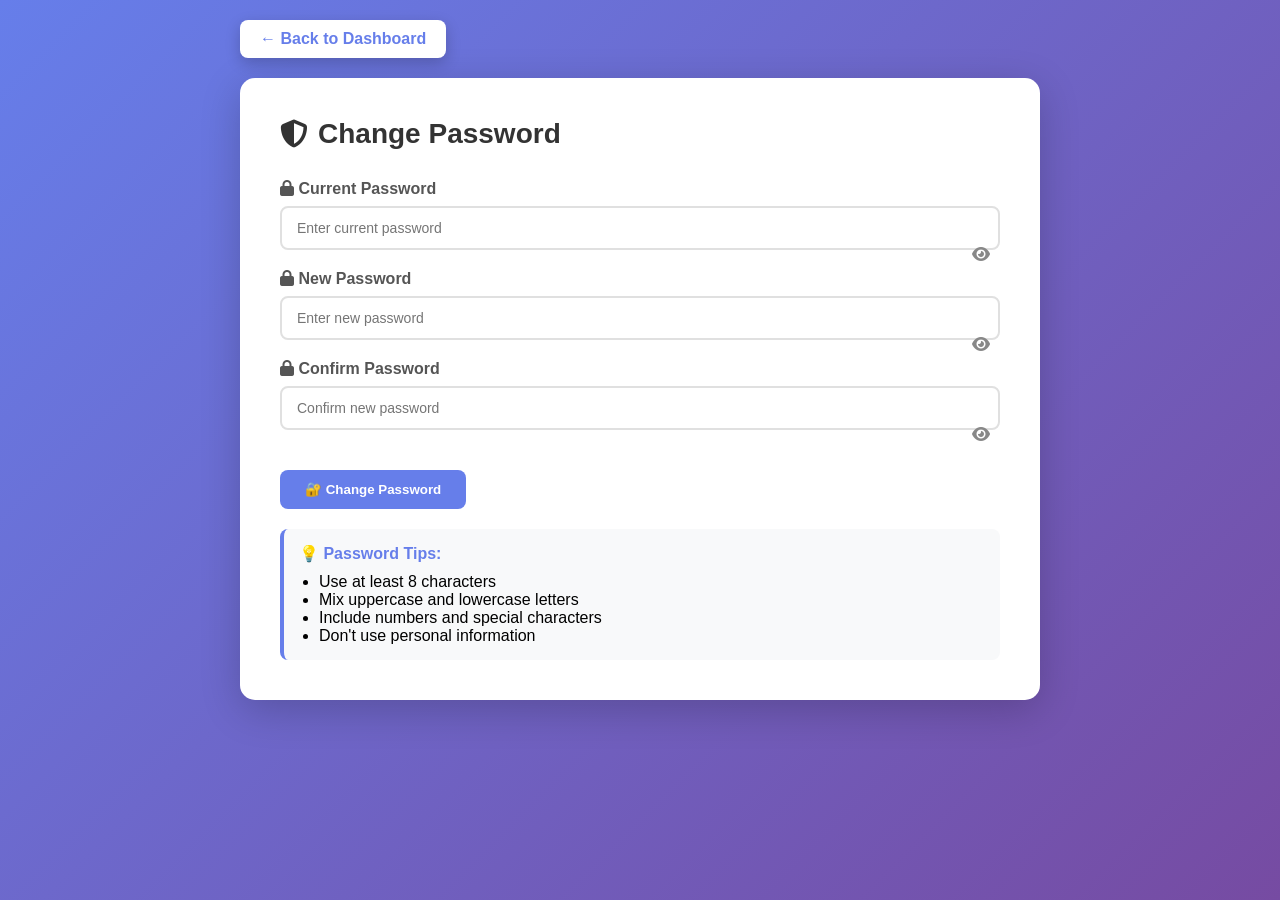
<file: security.html>
<!DOCTYPE html>
<html lang="en">
<head>
    <meta charset="UTF-8">
    <meta name="viewport" content="width=device-width, initial-scale=1.0">
    <title>Security - Task 2</title>
    <link rel="stylesheet" href="https://cdnjs.cloudflare.com/ajax/libs/font-awesome/6.4.0/css/all.min.css">
    <style>
        * {
            margin: 0;
            padding: 0;
            box-sizing: border-box;
        }

        body {
            font-family: 'Segoe UI', Tahoma, Geneva, Verdana, sans-serif;
            background: linear-gradient(135deg, #667eea 0%, #764ba2 100%);
            min-height: 100vh;
            padding: 20px;
        }

        .container {
            max-width: 800px;
            margin: 0 auto;
        }

        .back-button {
            display: inline-block;
            margin-bottom: 20px;
            padding: 10px 20px;
            background: white;
            color: #667eea;
            text-decoration: none;
            border-radius: 8px;
            font-weight: 600;
            transition: all 0.3s;
            box-shadow: 0 5px 15px rgba(0,0,0,0.2);
        }

        .back-button:hover {
            background: #667eea;
            color: white;
            transform: translateY(-2px);
        }

        .security-card {
            background: white;
            border-radius: 15px;
            box-shadow: 0 10px 40px rgba(0,0,0,0.2);
            padding: 40px;
            animation: slideUp 0.6s ease-out;
        }

        @keyframes slideUp {
            from {
                opacity: 0;
                transform: translateY(30px);
            }
            to {
                opacity: 1;
                transform: translateY(0);
            }
        }

        .security-card h2 {
            color: #333;
            margin-bottom: 30px;
            font-size: 28px;
            display: flex;
            align-items: center;
            gap: 10px;
        }

        .form-group {
            margin-bottom: 20px;
        }

        .form-group label {
            display: block;
            font-weight: 600;
            color: #555;
            margin-bottom: 8px;
        }

        .form-group input {
            width: 100%;
            padding: 12px 15px;
            border: 2px solid #e0e0e0;
            border-radius: 8px;
            font-size: 14px;
            transition: all 0.3s;
        }

        .form-group input:focus {
            outline: none;
            border-color: #667eea;
            box-shadow: 0 0 0 4px rgba(102, 126, 234, 0.15);
        }

        .password-wrapper {
            position: relative;
        }

        .password-wrapper input {
            padding-right: 45px;
        }

        .toggle-password {
            position: absolute;
            right: 10px;
            top: 40px;
            background: none;
            border: none;
            cursor: pointer;
            color: #888;
            font-size: 16px;
        }

        .toggle-password:hover {
            color: #667eea;
        }

        .btn {
            display: inline-block;
            padding: 12px 25px;
            background: #667eea;
            color: white;
            border: none;
            border-radius: 8px;
            cursor: pointer;
            font-weight: 600;
            transition: all 0.3s;
            margin-top: 20px;
        }

        .btn:hover {
            background: #764ba2;
            transform: translateY(-2px);
        }

        .security-info {
            background: #f8f9fa;
            padding: 15px;
            border-radius: 8px;
            margin-top: 20px;
            border-left: 4px solid #667eea;
        }

        .security-info strong {
            color: #667eea;
        }

        @media (max-width: 480px) {
            .security-card {
                padding: 20px;
            }
        }
    </style>
</head>
<body>

<div class="container">
    <a href="dashboard.html" class="back-button">← Back to Dashboard</a>

    <div class="security-card">
        <h2><i class="fas fa-shield-alt"></i> Change Password</h2>

        <form id="passwordForm">
            <div class="form-group">
                <label for="currentPassword">
                    <i class="fas fa-lock"></i> Current Password
                </label>
                <div class="password-wrapper">
                    <input type="password" id="currentPassword" placeholder="Enter current password" required>
                    <button type="button" class="toggle-password" onclick="togglePasswordField('currentPassword')">
                        <i class="fas fa-eye"></i>
                    </button>
                </div>
            </div>

            <div class="form-group">
                <label for="newPassword">
                    <i class="fas fa-lock"></i> New Password
                </label>
                <div class="password-wrapper">
                    <input type="password" id="newPassword" placeholder="Enter new password" required>
                    <button type="button" class="toggle-password" onclick="togglePasswordField('newPassword')">
                        <i class="fas fa-eye"></i>
                    </button>
                </div>
            </div>

            <div class="form-group">
                <label for="confirmPassword">
                    <i class="fas fa-lock"></i> Confirm Password
                </label>
                <div class="password-wrapper">
                    <input type="password" id="confirmPassword" placeholder="Confirm new password" required>
                    <button type="button" class="toggle-password" onclick="togglePasswordField('confirmPassword')">
                        <i class="fas fa-eye"></i>
                    </button>
                </div>
            </div>

            <button type="submit" class="btn">🔐 Change Password</button>
        </form>

        <div class="security-info">
            <strong>💡 Password Tips:</strong>
            <ul style="margin-top: 10px; margin-left: 20px;">
                <li>Use at least 8 characters</li>
                <li>Mix uppercase and lowercase letters</li>
                <li>Include numbers and special characters</li>
                <li>Don't use personal information</li>
            </ul>
        </div>
    </div>
</div>

<script>
    function togglePasswordField(inputId) {
        const input = document.getElementById(inputId);
        const button = event.target.closest('button');
        
        if (input.type === 'password') {
            input.type = 'text';
            button.querySelector('i').classList.remove('fa-eye');
            button.querySelector('i').classList.add('fa-eye-slash');
        } else {
            input.type = 'password';
            button.querySelector('i').classList.remove('fa-eye-slash');
            button.querySelector('i').classList.add('fa-eye');
        }
    }

    document.getElementById('passwordForm').addEventListener('submit', function(e) {
        e.preventDefault();
        
        const currentPassword = document.getElementById('currentPassword').value;
        const newPassword = document.getElementById('newPassword').value;
        const confirmPassword = document.getElementById('confirmPassword').value;

        if (newPassword !== confirmPassword) {
            alert('❌ Passwords do not match!');
            return;
        }

        if (newPassword.length < 6) {
            alert('❌ Password must be at least 6 characters!');
            return;
        }

        alert('✅ Password changed successfully!');
        this.reset();
    });
</script>

</body>
</html>
</file>
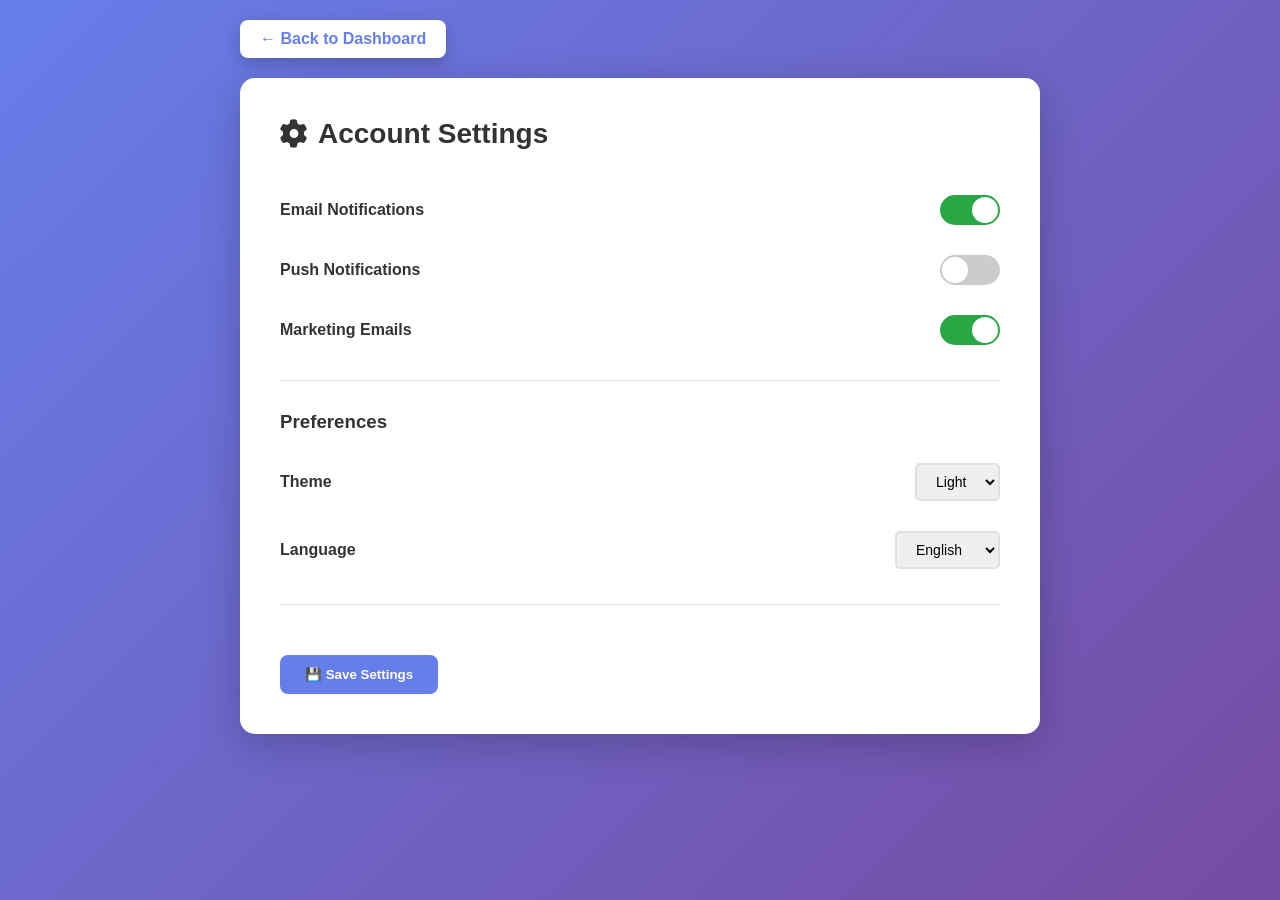
<file: settings.html>
<!DOCTYPE html>
<html lang="en">
<head>
    <meta charset="UTF-8">
    <meta name="viewport" content="width=device-width, initial-scale=1.0">
    <title>Settings - Task 2</title>
    <link rel="stylesheet" href="https://cdnjs.cloudflare.com/ajax/libs/font-awesome/6.4.0/css/all.min.css">
    <style>
        * {
            margin: 0;
            padding: 0;
            box-sizing: border-box;
        }

        body {
            font-family: 'Segoe UI', Tahoma, Geneva, Verdana, sans-serif;
            background: linear-gradient(135deg, #667eea 0%, #764ba2 100%);
            min-height: 100vh;
            padding: 20px;
        }

        .container {
            max-width: 800px;
            margin: 0 auto;
        }

        .back-button {
            display: inline-block;
            margin-bottom: 20px;
            padding: 10px 20px;
            background: white;
            color: #667eea;
            text-decoration: none;
            border-radius: 8px;
            font-weight: 600;
            transition: all 0.3s;
            box-shadow: 0 5px 15px rgba(0,0,0,0.2);
        }

        .back-button:hover {
            background: #667eea;
            color: white;
            transform: translateY(-2px);
        }

        .settings-card {
            background: white;
            border-radius: 15px;
            box-shadow: 0 10px 40px rgba(0,0,0,0.2);
            padding: 40px;
            animation: slideUp 0.6s ease-out;
        }

        @keyframes slideUp {
            from {
                opacity: 0;
                transform: translateY(30px);
            }
            to {
                opacity: 1;
                transform: translateY(0);
            }
        }

        .settings-card h2 {
            color: #333;
            margin-bottom: 30px;
            font-size: 28px;
            display: flex;
            align-items: center;
            gap: 10px;
        }

        .settings-group {
            margin-bottom: 30px;
            padding-bottom: 20px;
            border-bottom: 1px solid #e0e0e0;
        }

        .settings-group:last-child {
            border-bottom: none;
        }

        .settings-item {
            display: flex;
            justify-content: space-between;
            align-items: center;
            padding: 15px 0;
        }

        .settings-label {
            font-weight: 600;
            color: #333;
        }

        .toggle-switch {
            position: relative;
            width: 60px;
            height: 30px;
            background: #ccc;
            border-radius: 15px;
            cursor: pointer;
            transition: background 0.3s;
        }

        .toggle-switch.active {
            background: #28a745;
        }

        .toggle-switch::after {
            content: '';
            position: absolute;
            width: 26px;
            height: 26px;
            background: white;
            border-radius: 50%;
            top: 2px;
            left: 2px;
            transition: left 0.3s;
        }

        .toggle-switch.active::after {
            left: 32px;
        }

        .select-box {
            padding: 8px 15px;
            border: 2px solid #e0e0e0;
            border-radius: 5px;
            font-size: 14px;
            cursor: pointer;
        }

        .select-box:focus {
            outline: none;
            border-color: #667eea;
        }

        .btn {
            display: inline-block;
            padding: 12px 25px;
            background: #667eea;
            color: white;
            border: none;
            border-radius: 8px;
            cursor: pointer;
            font-weight: 600;
            transition: all 0.3s;
            margin-top: 20px;
        }

        .btn:hover {
            background: #764ba2;
            transform: translateY(-2px);
        }

        @media (max-width: 480px) {
            .settings-card {
                padding: 20px;
            }

            .settings-item {
                flex-direction: column;
                align-items: flex-start;
                gap: 15px;
            }
        }
    </style>
</head>
<body>

<div class="container">
    <a href="dashboard.html" class="back-button">← Back to Dashboard</a>

    <div class="settings-card">
        <h2><i class="fas fa-cog"></i> Account Settings</h2>

        <div class="settings-group">
            <div class="settings-item">
                <span class="settings-label">Email Notifications</span>
                <div class="toggle-switch active" onclick="toggleSwitch(this)"></div>
            </div>
            <div class="settings-item">
                <span class="settings-label">Push Notifications</span>
                <div class="toggle-switch" onclick="toggleSwitch(this)"></div>
            </div>
            <div class="settings-item">
                <span class="settings-label">Marketing Emails</span>
                <div class="toggle-switch active" onclick="toggleSwitch(this)"></div>
            </div>
        </div>

        <div class="settings-group">
            <h3 style="color: #333; margin-bottom: 15px;">Preferences</h3>
            <div class="settings-item">
                <span class="settings-label">Theme</span>
                <select class="select-box">
                    <option>Light</option>
                    <option>Dark</option>
                    <option>Auto</option>
                </select>
            </div>
            <div class="settings-item">
                <span class="settings-label">Language</span>
                <select class="select-box">
                    <option>English</option>
                    <option>Spanish</option>
                    <option>French</option>
                </select>
            </div>
        </div>

        <button class="btn" onclick="saveSettings()">💾 Save Settings</button>
    </div>
</div>

<script>
    function toggleSwitch(element) {
        element.classList.toggle('active');
    }

    function saveSettings() {
        alert('✅ Settings saved successfully!');
    }
</script>

</body>
</html>
</file>
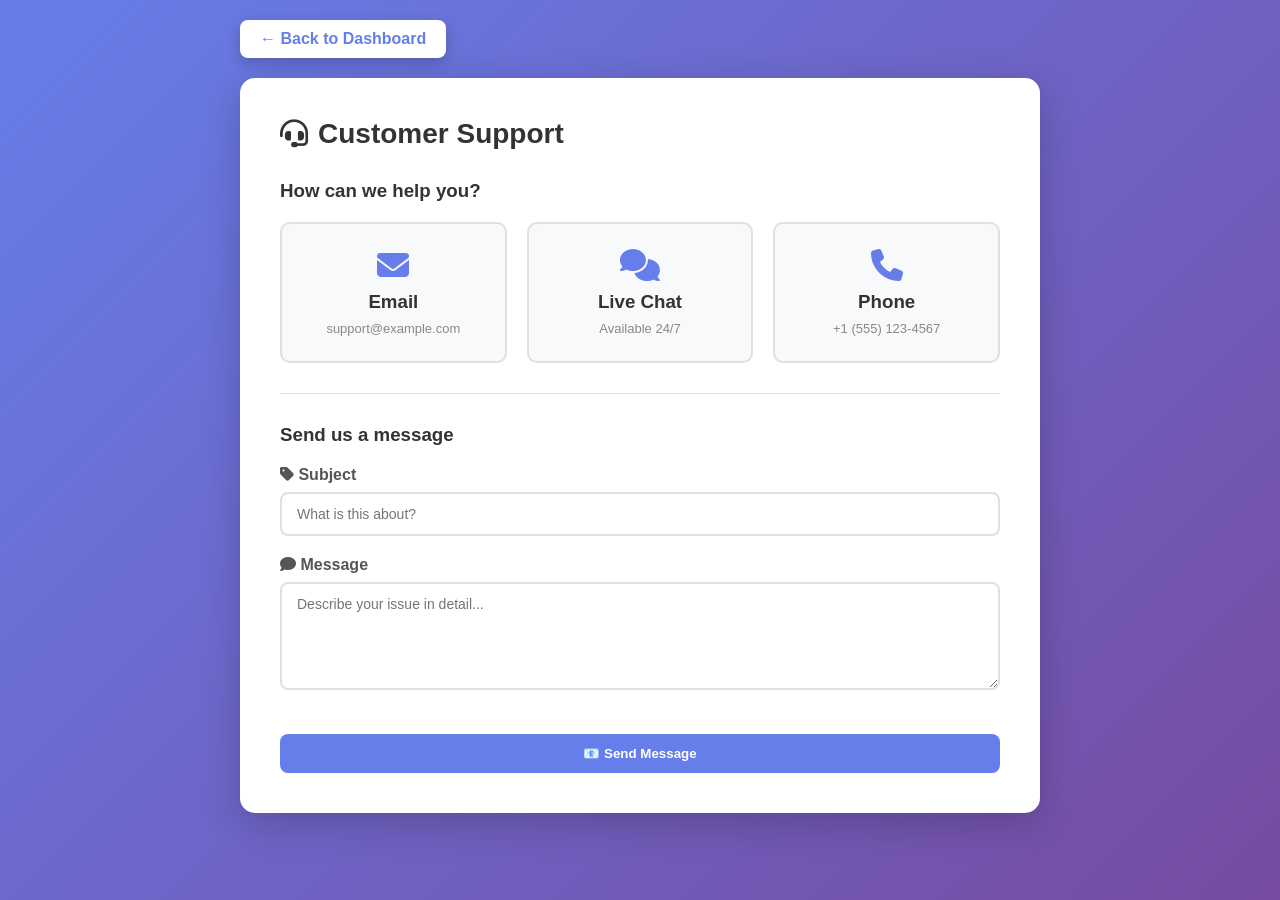
<file: support.html>
<!DOCTYPE html>
<html lang="en">
<head>
    <meta charset="UTF-8">
    <meta name="viewport" content="width=device-width, initial-scale=1.0">
    <title>Support - Task 2</title>
    <link rel="stylesheet" href="https://cdnjs.cloudflare.com/ajax/libs/font-awesome/6.4.0/css/all.min.css">
    <style>
        * {
            margin: 0;
            padding: 0;
            box-sizing: border-box;
        }

        body {
            font-family: 'Segoe UI', Tahoma, Geneva, Verdana, sans-serif;
            background: linear-gradient(135deg, #667eea 0%, #764ba2 100%);
            min-height: 100vh;
            padding: 20px;
        }

        .container {
            max-width: 800px;
            margin: 0 auto;
        }

        .back-button {
            display: inline-block;
            margin-bottom: 20px;
            padding: 10px 20px;
            background: white;
            color: #667eea;
            text-decoration: none;
            border-radius: 8px;
            font-weight: 600;
            transition: all 0.3s;
            box-shadow: 0 5px 15px rgba(0,0,0,0.2);
        }

        .back-button:hover {
            background: #667eea;
            color: white;
            transform: translateY(-2px);
        }

        .support-card {
            background: white;
            border-radius: 15px;
            box-shadow: 0 10px 40px rgba(0,0,0,0.2);
            padding: 40px;
            animation: slideUp 0.6s ease-out;
        }

        @keyframes slideUp {
            from {
                opacity: 0;
                transform: translateY(30px);
            }
            to {
                opacity: 1;
                transform: translateY(0);
            }
        }

        .support-card h2 {
            color: #333;
            margin-bottom: 30px;
            font-size: 28px;
            display: flex;
            align-items: center;
            gap: 10px;
        }

        .support-options {
            display: grid;
            grid-template-columns: repeat(auto-fit, minmax(200px, 1fr));
            gap: 20px;
            margin-bottom: 30px;
        }

        .support-option {
            background: #f8f9fa;
            padding: 25px;
            border-radius: 10px;
            text-align: center;
            border: 2px solid #e0e0e0;
            transition: all 0.3s;
            cursor: pointer;
        }

        .support-option:hover {
            border-color: #667eea;
            transform: translateY(-5px);
            box-shadow: 0 5px 15px rgba(102, 126, 234, 0.2);
        }

        .support-option i {
            font-size: 32px;
            color: #667eea;
            margin-bottom: 10px;
        }

        .support-option h3 {
            color: #333;
            margin-bottom: 8px;
        }

        .support-option p {
            color: #888;
            font-size: 13px;
        }

        .form-group {
            margin-bottom: 20px;
        }

        .form-group label {
            display: block;
            font-weight: 600;
            color: #555;
            margin-bottom: 8px;
        }

        .form-group input,
        .form-group textarea {
            width: 100%;
            padding: 12px 15px;
            border: 2px solid #e0e0e0;
            border-radius: 8px;
            font-size: 14px;
            font-family: inherit;
            transition: all 0.3s;
        }

        .form-group input:focus,
        .form-group textarea:focus {
            outline: none;
            border-color: #667eea;
            box-shadow: 0 0 0 4px rgba(102, 126, 234, 0.15);
        }

        .btn {
            display: inline-block;
            padding: 12px 25px;
            background: #667eea;
            color: white;
            border: none;
            border-radius: 8px;
            cursor: pointer;
            font-weight: 600;
            transition: all 0.3s;
            width: 100%;
            margin-top: 20px;
        }

        .btn:hover {
            background: #764ba2;
            transform: translateY(-2px);
        }

        @media (max-width: 480px) {
            .support-card {
                padding: 20px;
            }

            .support-options {
                grid-template-columns: 1fr;
            }
        }
    </style>
</head>
<body>

<div class="container">
    <a href="dashboard.html" class="back-button">← Back to Dashboard</a>

    <div class="support-card">
        <h2><i class="fas fa-headset"></i> Customer Support</h2>

        <h3 style="color: #333; margin-bottom: 20px;">How can we help you?</h3>

        <div class="support-options">
            <div class="support-option" onclick="selectOption('email')">
                <i class="fas fa-envelope"></i>
                <h3>Email</h3>
                <p>support@example.com</p>
            </div>
            <div class="support-option" onclick="selectOption('chat')">
                <i class="fas fa-comments"></i>
                <h3>Live Chat</h3>
                <p>Available 24/7</p>
            </div>
            <div class="support-option" onclick="selectOption('phone')">
                <i class="fas fa-phone"></i>
                <h3>Phone</h3>
                <p>+1 (555) 123-4567</p>
            </div>
        </div>

        <hr style="margin: 30px 0; border: none; border-top: 1px solid #e0e0e0;">

        <h3 style="color: #333; margin-bottom: 20px;">Send us a message</h3>

        <form id="supportForm">
            <div class="form-group">
                <label for="subject">
                    <i class="fas fa-tag"></i> Subject
                </label>
                <input type="text" id="subject" placeholder="What is this about?" required>
            </div>

            <div class="form-group">
                <label for="message">
                    <i class="fas fa-comment"></i> Message
                </label>
                <textarea id="message" rows="5" placeholder="Describe your issue in detail..." required></textarea>
            </div>

            <button type="submit" class="btn">📧 Send Message</button>
        </form>
    </div>
</div>

<script>
    function selectOption(option) {
        alert('📞 ' + option.toUpperCase() + ' support option selected!');
    }

    document.getElementById('supportForm').addEventListener('submit', function(e) {
        e.preventDefault();
        alert('✅ Your support ticket has been submitted! We will get back to you soon.');
        this.reset();
    });
</script>

</body>
</html>
</file>
<file: style.css>
/* ===== RESET & BASE STYLES ===== */
* {
    margin: 0;
    padding: 0;
    box-sizing: border-box;
}

body {
    font-family: 'Segoe UI', Tahoma, Geneva, Verdana, sans-serif;
    background: linear-gradient(135deg, #667eea 0%, #764ba2 100%);
    min-height: 100vh;
    display: flex;
    justify-content: center;
    align-items: center;
    padding: 20px;
}

/* ===== MAIN CONTAINER ===== */
.container {
    display: flex;
    width: 100%;
    max-width: 900px;
    min-height: 600px;
    background: white;
    border-radius: 15px;
    box-shadow: 0 20px 60px rgba(0, 0, 0, 0.3);
    overflow: hidden;
    animation: slideUp 0.6s ease-out;
}

@keyframes slideUp {
    from {
        opacity: 0;
        transform: translateY(30px);
    }
    to {
        opacity: 1;
        transform: translateY(0);
    }
}

/* ===== FORM CONTAINER (LEFT/RIGHT) ===== */
.form-container {
    flex: 1;
    padding: 50px 40px;
    display: flex;
    flex-direction: column;
    justify-content: center;
    overflow-y: auto;
}

.form-box {
    max-width: 400px;
    margin: 0 auto;
    width: 100%;
}

/* ===== FORM HEADER ===== */
.form-header {
    text-align: center;
    margin-bottom: 30px;
}

.form-header h1 {
    font-size: 28px;
    color: #333;
    margin-bottom: 8px;
    animation: fadeIn 0.8s ease-out;
}

.form-header p {
    color: #888;
    font-size: 14px;
}

@keyframes fadeIn {
    from {
        opacity: 0;
        transform: translateY(-10px);
    }
    to {
        opacity: 1;
        transform: translateY(0);
    }
}

/* ===== FORM GROUPS ===== */
.form-group {
    margin-bottom: 20px;
    animation: slideRight 0.5s ease-out;
}

@keyframes slideRight {
    from {
        opacity: 0;
        transform: translateX(-20px);
    }
    to {
        opacity: 1;
        transform: translateX(0);
    }
}

.form-group label {
    display: block;
    font-weight: 600;
    color: #555;
    margin-bottom: 8px;
    font-size: 14px;
}

.form-group label i {
    color: #667eea;
    margin-right: 5px;
    width: 16px;
}

/* ===== INPUT FIELDS ===== */
.form-group input {
    width: 100%;
    padding: 12px 15px;
    border: 2px solid #e0e0e0;
    border-radius: 8px;
    font-size: 14px;
    font-family: inherit;
    transition: all 0.3s ease;
    background: #f8f9fa;
    color: #333;
}

.form-group input:focus {
    outline: none;
    border-color: #667eea;
    background: white;
    box-shadow: 0 0 0 4px rgba(102, 126, 234, 0.15);
}

.form-group input:valid {
    border-color: #28a745;
}

.form-group input:invalid:not(:placeholder-shown) {
    border-color: #dc3545;
}

/* ===== PASSWORD WRAPPER ===== */
.password-wrapper {
    position: relative;
    display: flex;
    align-items: center;
}

.password-wrapper input {
    padding-right: 45px;
}

.toggle-password {
    position: absolute;
    right: 10px;
    background: none;
    border: none;
    cursor: pointer;
    color: #888;
    font-size: 16px;
    padding: 5px;
    transition: color 0.3s;
}

.toggle-password:hover {
    color: #667eea;
}

/* ===== ERROR MESSAGES ===== */
.error-message {
    display: block;
    color: #dc3545;
    font-size: 12px;
    margin-top: 5px;
    min-height: 18px;
    animation: shakeError 0.3s ease;
}

@keyframes shakeError {
    0%, 100% { transform: translateX(0); }
    25% { transform: translateX(-5px); }
    75% { transform: translateX(5px); }
}

/* ===== PASSWORD STRENGTH INDICATOR ===== */
.password-strength {
    margin-top: 8px;
}

.strength-bar {
    height: 4px;
    background: #e0e0e0;
    border-radius: 4px;
    overflow: hidden;
    margin-bottom: 5px;
    position: relative;
}

.strength-bar::after {
    content: '';
    position: absolute;
    left: 0;
    top: 0;
    height: 100%;
    width: 0%;
    border-radius: 4px;
    transition: width 0.3s ease, background-color 0.3s ease;
}

.strength-bar.weak::after {
    width: 25%;
    background-color: #dc3545;
}

.strength-bar.fair::after {
    width: 50%;
    background-color: #fd7e14;
}

.strength-bar.good::after {
    width: 75%;
    background-color: #ffc107;
}

.strength-bar.strong::after {
    width: 100%;
    background-color: #28a745;
}

.strength-text {
    font-size: 11px;
    color: #888;
}

/* ===== FORM OPTIONS (REMEMBER ME & FORGOT) ===== */
.form-options {
    display: flex;
    justify-content: space-between;
    align-items: center;
    margin-bottom: 20px;
    font-size: 13px;
}

.remember-me {
    display: flex;
    align-items: center;
    gap: 6px;
    cursor: pointer;
    color: #666;
}

.remember-me input {
    accent-color: #667eea;
    width: 16px;
    height: 16px;
    cursor: pointer;
}

.forgot-password {
    color: #667eea;
    text-decoration: none;
    font-weight: 600;
    transition: color 0.3s;
}

.forgot-password:hover {
    color: #764ba2;
    text-decoration: underline;
}

/* ===== CHECKBOX GROUP ===== */
.checkbox-group {
    display: flex;
    align-items: center;
    gap: 8px;
    margin-bottom: 10px;
    cursor: pointer;
    font-size: 13px;
    color: #666;
}

.checkbox-group input {
    accent-color: #667eea;
    width: 16px;
    height: 16px;
    cursor: pointer;
}

.checkbox-group a {
    color: #667eea;
    text-decoration: none;
    font-weight: 600;
}

.checkbox-group a:hover {
    text-decoration: underline;
}

/* ===== BUTTONS ===== */
.btn {
    padding: 12px 30px;
    border: none;
    border-radius: 8px;
    font-size: 16px;
    font-weight: 600;
    cursor: pointer;
    transition: all 0.3s ease;
    text-decoration: none;
    display: inline-block;
    text-align: center;
}

.btn-primary {
    background: linear-gradient(135deg, #667eea 0%, #764ba2 100%);
    color: white;
}

.btn-primary:hover {
    transform: translateY(-2px);
    box-shadow: 0 8px 25px rgba(102, 126, 234, 0.4);
}

.btn-primary:active {
    transform: translateY(0);
}

.btn-secondary {
    background: transparent;
    color: white;
    border: 2px solid white;
}

.btn-secondary:hover {
    background: white;
    color: #667eea;
    transform: translateY(-2px);
}

.btn-full {
    width: 100%;
    margin-top: 10px;
}

.btn-loader {
    display: inline-flex;
    align-items: center;
    gap: 8px;
}

/* ===== DIVIDER ===== */
.divider {
    text-align: center;
    margin: 20px 0;
    position: relative;
}

.divider::before,
.divider::after {
    content: '';
    position: absolute;
    top: 50%;
    width: 42%;
    height: 1px;
    background: #e0e0e0;
}

.divider::before {
    left: 0;
}

.divider::after {
    right: 0;
}

.divider span {
    background: white;
    padding: 0 15px;
    color: #999;
    font-size: 13px;
}

/* ===== SOCIAL LOGIN ===== */
.social-login {
    display: flex;
    justify-content: center;
    gap: 15px;
    margin-bottom: 20px;
}

.btn-social {
    width: 50px;
    height: 50px;
    border-radius: 50%;
    border: 2px solid #e0e0e0;
    background: white;
    cursor: pointer;
    font-size: 20px;
    display: flex;
    align-items: center;
    justify-content: center;
    transition: all 0.3s ease;
}

.btn-social:hover {
    transform: translateY(-3px);
    box-shadow: 0 5px 15px rgba(0, 0, 0, 0.1);
}

.btn-social .fa-google {
    color: #db4437;
}

.btn-social .fa-facebook {
    color: #4267B2;
}

.btn-social .fa-github {
    color: #333;
}

.btn-social:hover .fa-google {
    color: white;
}

.btn-social:hover .fa-facebook {
    color: white;
}

.btn-social:hover .fa-github {
    color: white;
}

.btn-social:hover:nth-child(1) {
    background: #db4437;
    border-color: #db4437;
}

.btn-social:hover:nth-child(2) {
    background: #4267B2;
    border-color: #4267B2;
}

.btn-social:hover:nth-child(3) {
    background: #333;
    border-color: #333;
}

/* ===== FORM FOOTER ===== */
.form-footer {
    text-align: center;
    font-size: 14px;
    color: #888;
}

.form-footer a {
    color: #667eea;
    text-decoration: none;
    font-weight: 600;
    transition: color 0.3s;
}

.form-footer a:hover {
    color: #764ba2;
    text-decoration: underline;
}

/* ===== INFO CONTAINER (SIDE PANEL) ===== */
.info-container {
    flex: 0.8;
    background: linear-gradient(135deg, #667eea 0%, #764ba2 100%);
    display: flex;
    justify-content: center;
    align-items: center;
    padding: 40px;
    position: relative;
    overflow: hidden;
}

/* Background circles animation */
.info-container::before {
    content: '';
    position: absolute;
    width: 300px;
    height: 300px;
    border-radius: 50%;
    background: rgba(255, 255, 255, 0.1);
    top: -100px;
    right: -100px;
    animation: float 6s ease-in-out infinite;
}

.info-container::after {
    content: '';
    position: absolute;
    width: 200px;
    height: 200px;
    border-radius: 50%;
    background: rgba(255, 255, 255, 0.08);
    bottom: -50px;
    left: -50px;
    animation: float 8s ease-in-out infinite reverse;
}

@keyframes float {
    0%, 100% {
        transform: translateY(0) rotate(0deg);
    }
    50% {
        transform: translateY(-20px) rotate(10deg);
    }
}

.info-box {
    text-align: center;
    color: white;
    z-index: 1;
    position: relative;
}

.info-box h2 {
    font-size: 32px;
    margin-bottom: 15px;
    animation: fadeIn 0.8s ease-out;
}

.info-box p {
    font-size: 15px;
    margin-bottom: 30px;
    opacity: 0.9;
    line-height: 1.6;
}

/* ===== TOAST NOTIFICATION ===== */
.toast {
    position: fixed;
    top: 20px;
    right: 20px;
    padding: 15px 25px;
    border-radius: 8px;
    color: white;
    font-weight: 600;
    font-size: 14px;
    z-index: 9999;
    opacity: 0;
    transform: translateX(100px);
    transition: all 0.4s ease;
    box-shadow: 0 5px 20px rgba(0, 0, 0, 0.2);
}

.toast.show {
    opacity: 1;
    transform: translateX(0);
}

.toast.success {
    background: linear-gradient(135deg, #28a745, #218838);
}

.toast.error {
    background: linear-gradient(135deg, #dc3545, #c82333);
}

.toast.warning {
    background: linear-gradient(135deg, #ffc107, #e0a800);
    color: #333;
}

/* ===== INPUT ANIMATIONS ===== */
.form-group.success input {
    border-color: #28a745;
    background: #f0fff0;
}

.form-group.error input {
    border-color: #dc3545;
    background: #fff0f0;
}

/* ===== LOADING STATE ===== */
.btn.loading .btn-text {
    display: none;
}

.btn.loading .btn-loader {
    display: inline-flex !important;
}

.btn.loading {
    opacity: 0.8;
    cursor: not-allowed;
}

/* ===== RESPONSIVE DESIGN ===== */

/* Tablet */
@media (max-width: 768px) {
    body {
        padding: 10px;
        align-items: flex-start;
    }

    .container {
        flex-direction: column;
        max-width: 100%;
        min-height: auto;
        border-radius: 10px;
    }

    .info-container {
        display: none;
    }

    .form-container {
        padding: 30px 25px;
    }

    .form-header h1 {
        font-size: 24px;
    }

    .form-options {
        flex-direction: column;
        gap: 10px;
        align-items: flex-start;
    }

    .social-login {
        gap: 10px;
    }

    .btn-social {
        width: 45px;
        height: 45px;
        font-size: 18px;
    }
}

/* Mobile */
@media (max-width: 480px) {
    body {
        padding: 5px;
    }

    .container {
        border-radius: 8px;
        box-shadow: 0 10px 30px rgba(0, 0, 0, 0.2);
    }

    .form-container {
        padding: 25px 20px;
    }

    .form-header h1 {
        font-size: 22px;
    }

    .form-header p {
        font-size: 13px;
    }

    .form-group input {
        padding: 10px 12px;
        font-size: 13px;
    }

    .btn {
        padding: 10px 20px;
        font-size: 14px;
    }

    .social-login {
        gap: 8px;
    }

    .btn-social {
        width: 40px;
        height: 40px;
        font-size: 16px;
    }

    .divider span {
        font-size: 12px;
    }

    .form-footer {
        font-size: 13px;
    }
}

/* Large Desktop */
@media (min-width: 1200px) {
    .container {
        max-width: 1000px;
    }

    .form-header h1 {
        font-size: 32px;
    }

    .info-box h2 {
        font-size: 36px;
    }
}

/* ===== DARK MODE ===== */
body.dark-mode {
    background: linear-gradient(135deg, #1a1a2e 0%, #16213e 100%);
}

body.dark-mode .container {
    background: #2d2d44;
}

body.dark-mode .form-header h1 {
    color: #f4f4f4;
}

body.dark-mode .form-header p {
    color: #aaa;
}

body.dark-mode .form-group label {
    color: #ccc;
}

body.dark-mode .form-group input {
    background: #3d3d55;
    border-color: #4d4d66;
    color: #f4f4f4;
}

body.dark-mode .form-group input:focus {
    background: #3d3d55;
    border-color: #667eea;
}

body.dark-mode .form-options,
body.dark-mode .remember-me,
body.dark-mode .checkbox-group {
    color: #ccc;
}

body.dark-mode .divider span {
    background: #2d2d44;
    color: #888;
}

body.dark-mode .divider::before,
body.dark-mode .divider::after {
    background: #4d4d66;
}

body.dark-mode .btn-social {
    background: #3d3d55;
    border-color: #4d4d66;
}

body.dark-mode .form-footer {
    color: #aaa;
}

/* ===== ACCESSIBILITY ===== */
input:focus-visible {
    outline: 3px solid #667eea;
    outline-offset: 2px;
}

button:focus-visible {
    outline: 3px solid #667eea;
    outline-offset: 2px;
}

/* ===== SCROLLBAR STYLING ===== */
::-webkit-scrollbar {
    width: 6px;
}

::-webkit-scrollbar-track {
    background: #f1f1f1;
}

::-webkit-scrollbar-thumb {
    background: #667eea;
    border-radius: 3px;
}

::-webkit-scrollbar-thumb:hover {
    background: #764ba2;
}
</file>
